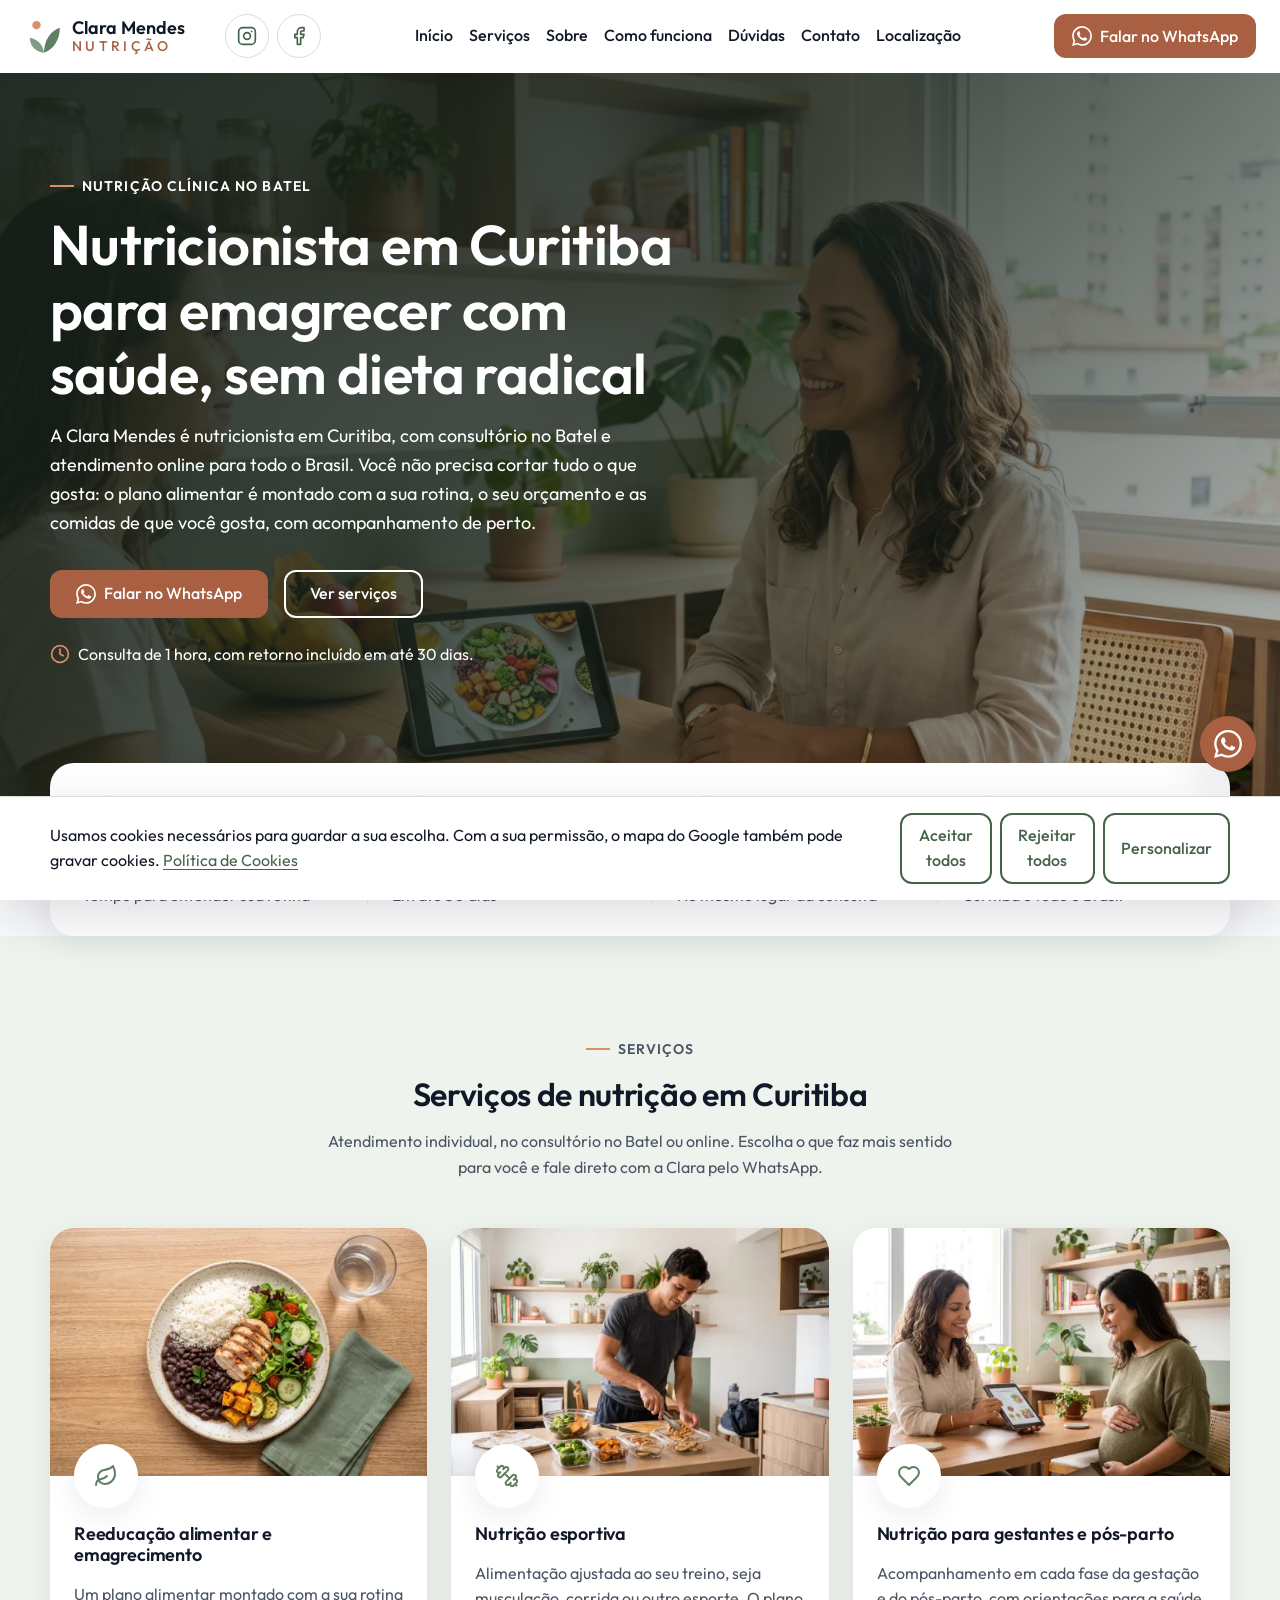
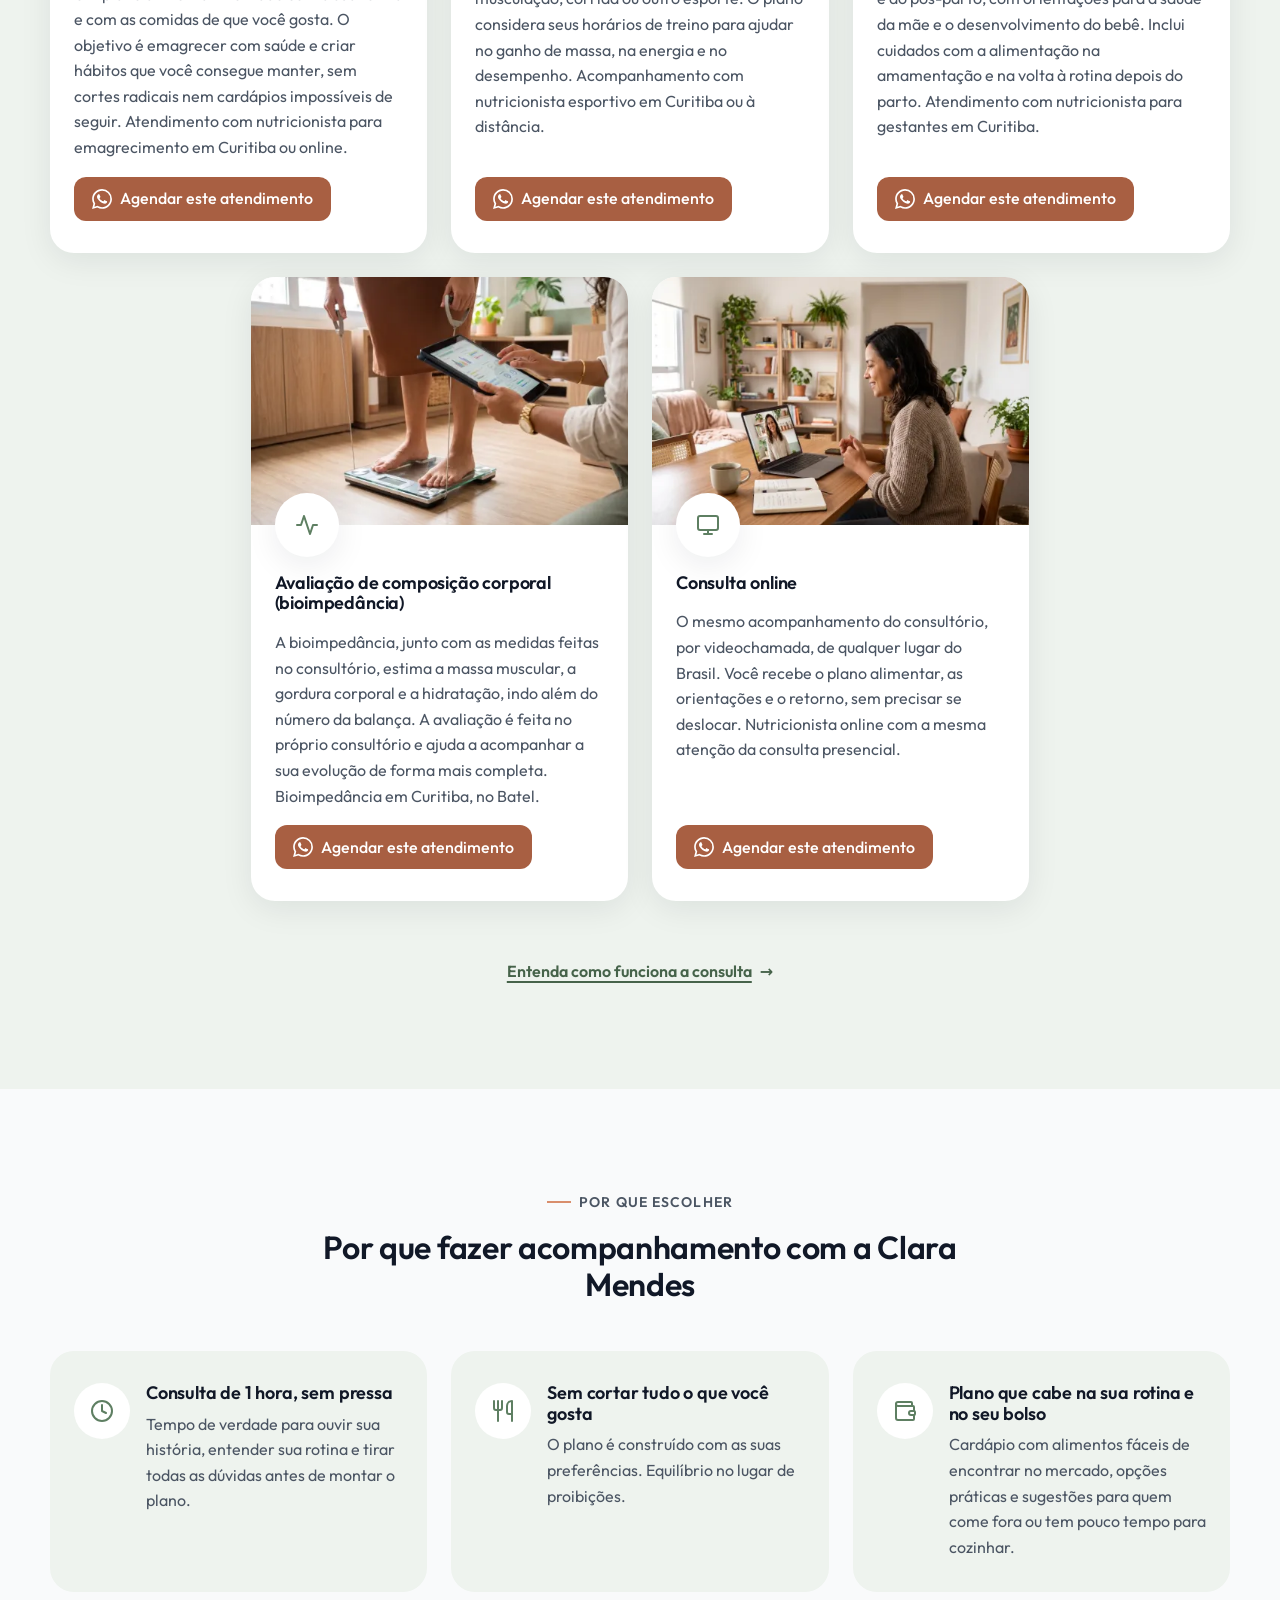
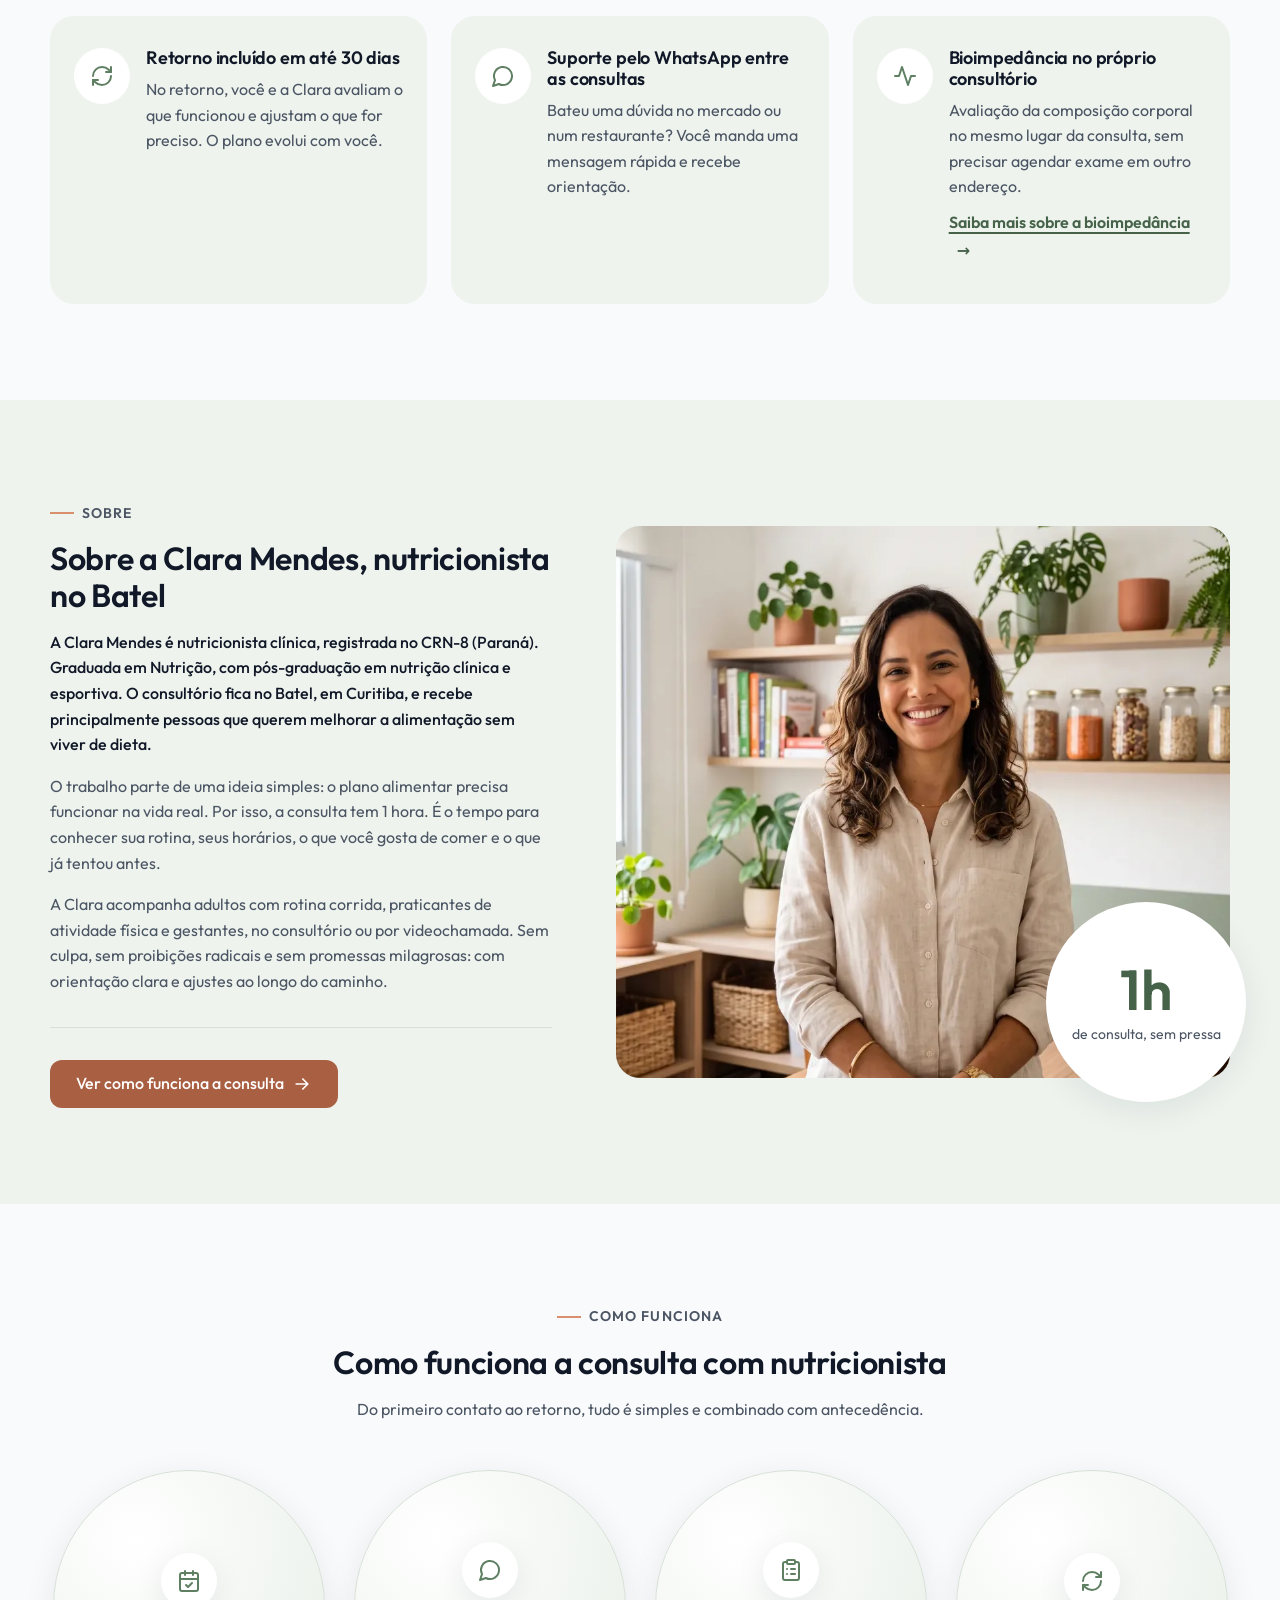
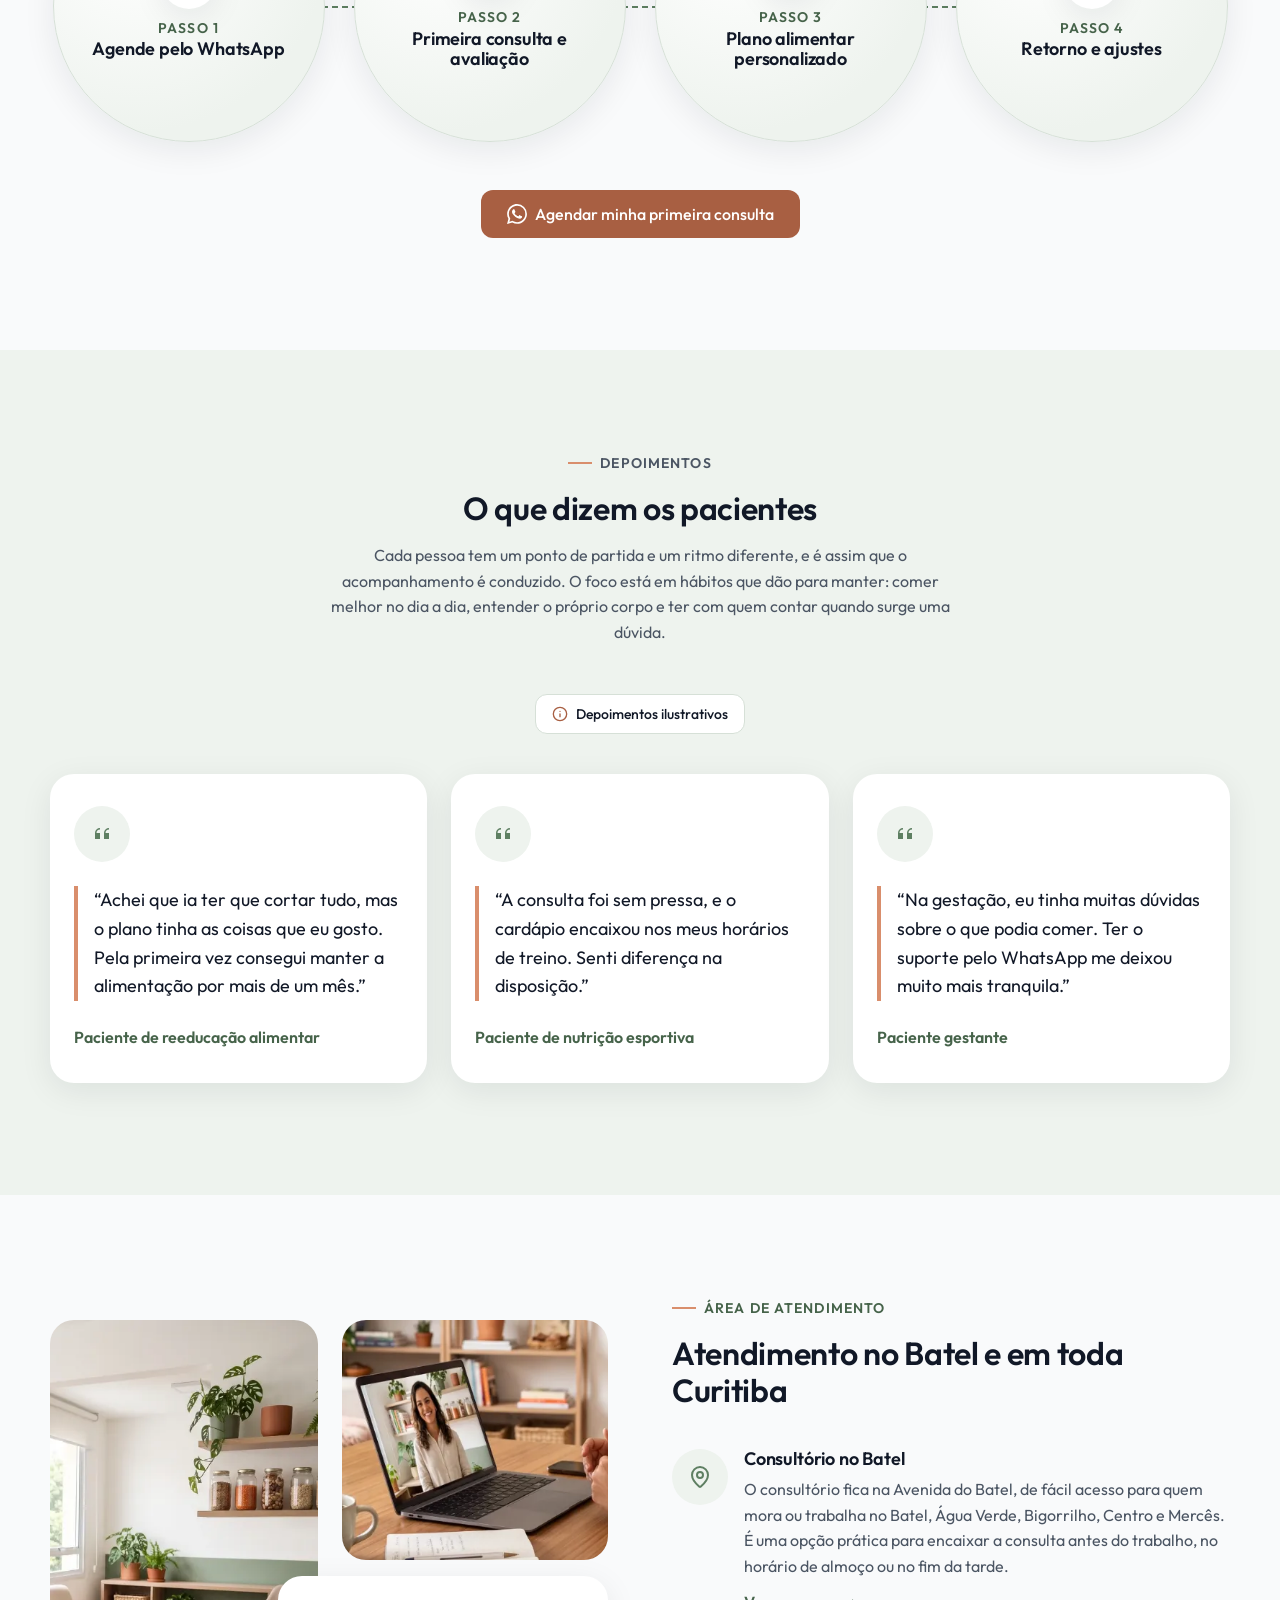
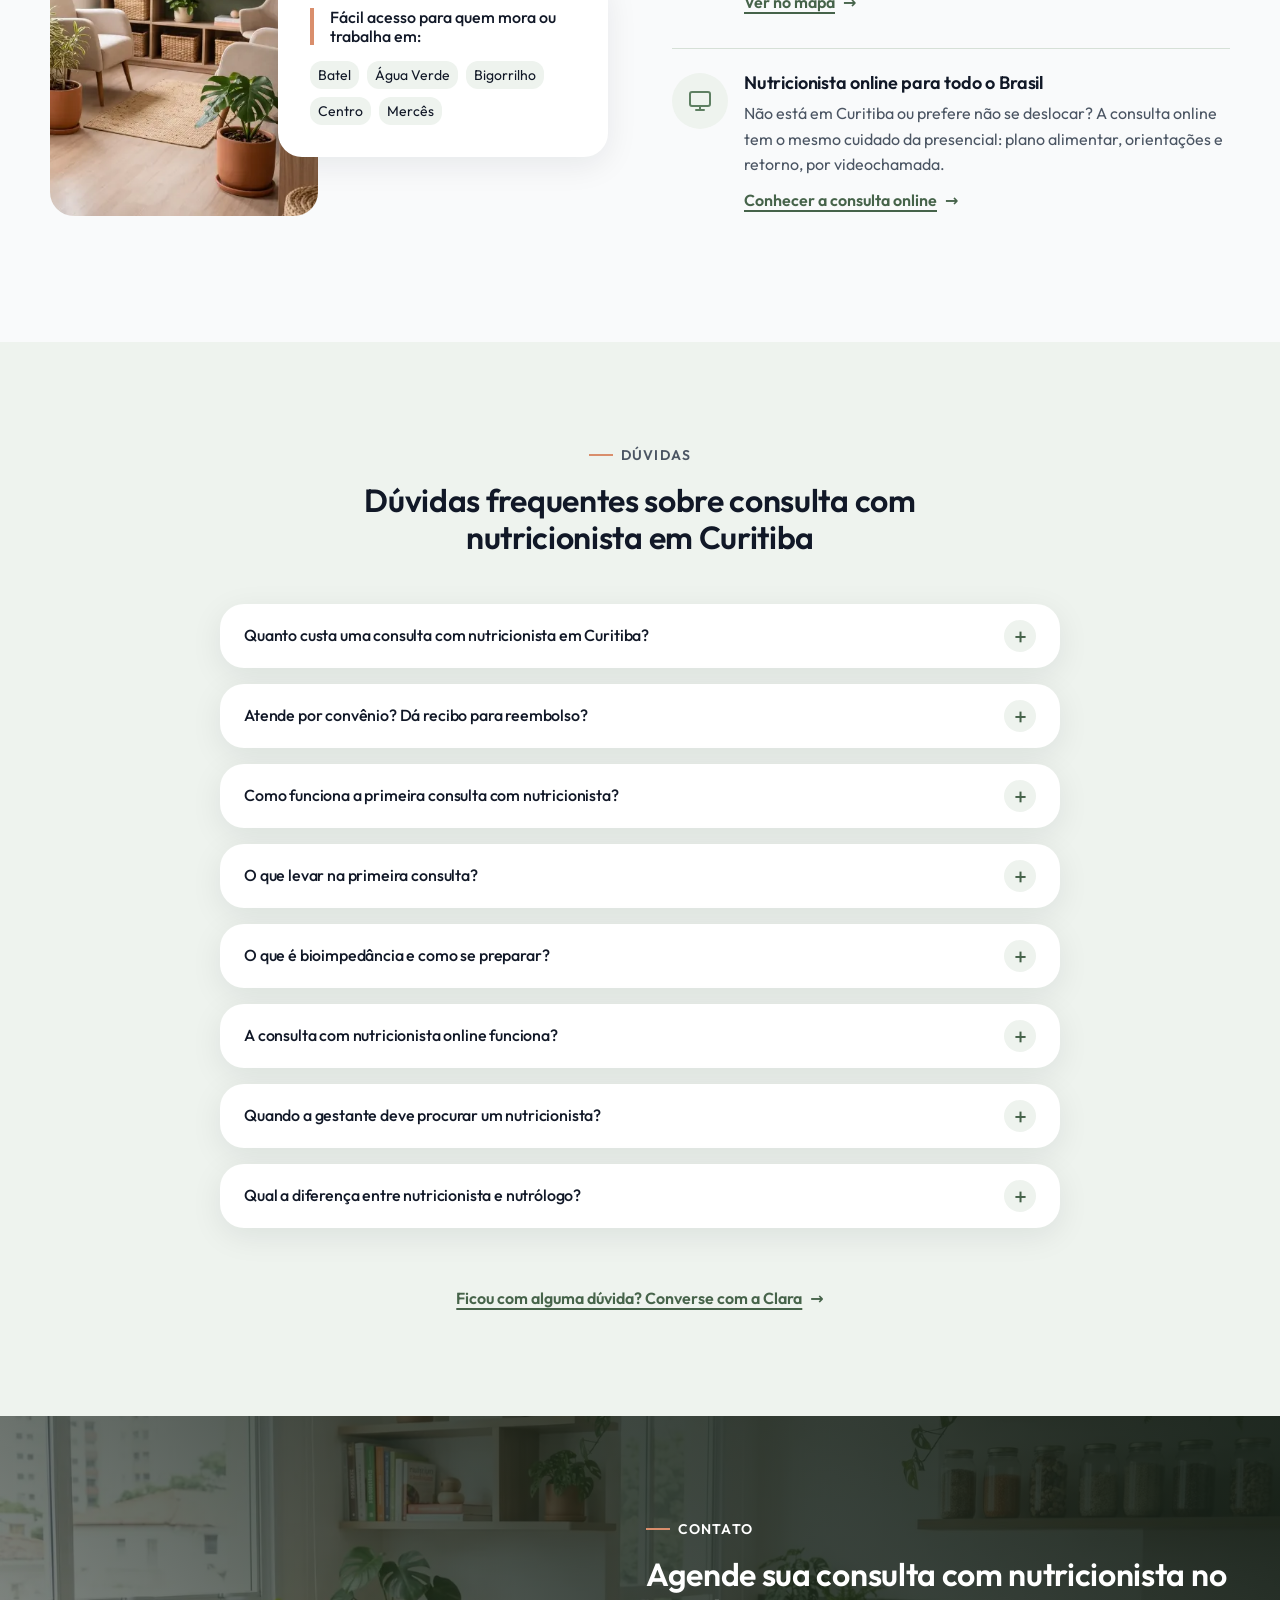
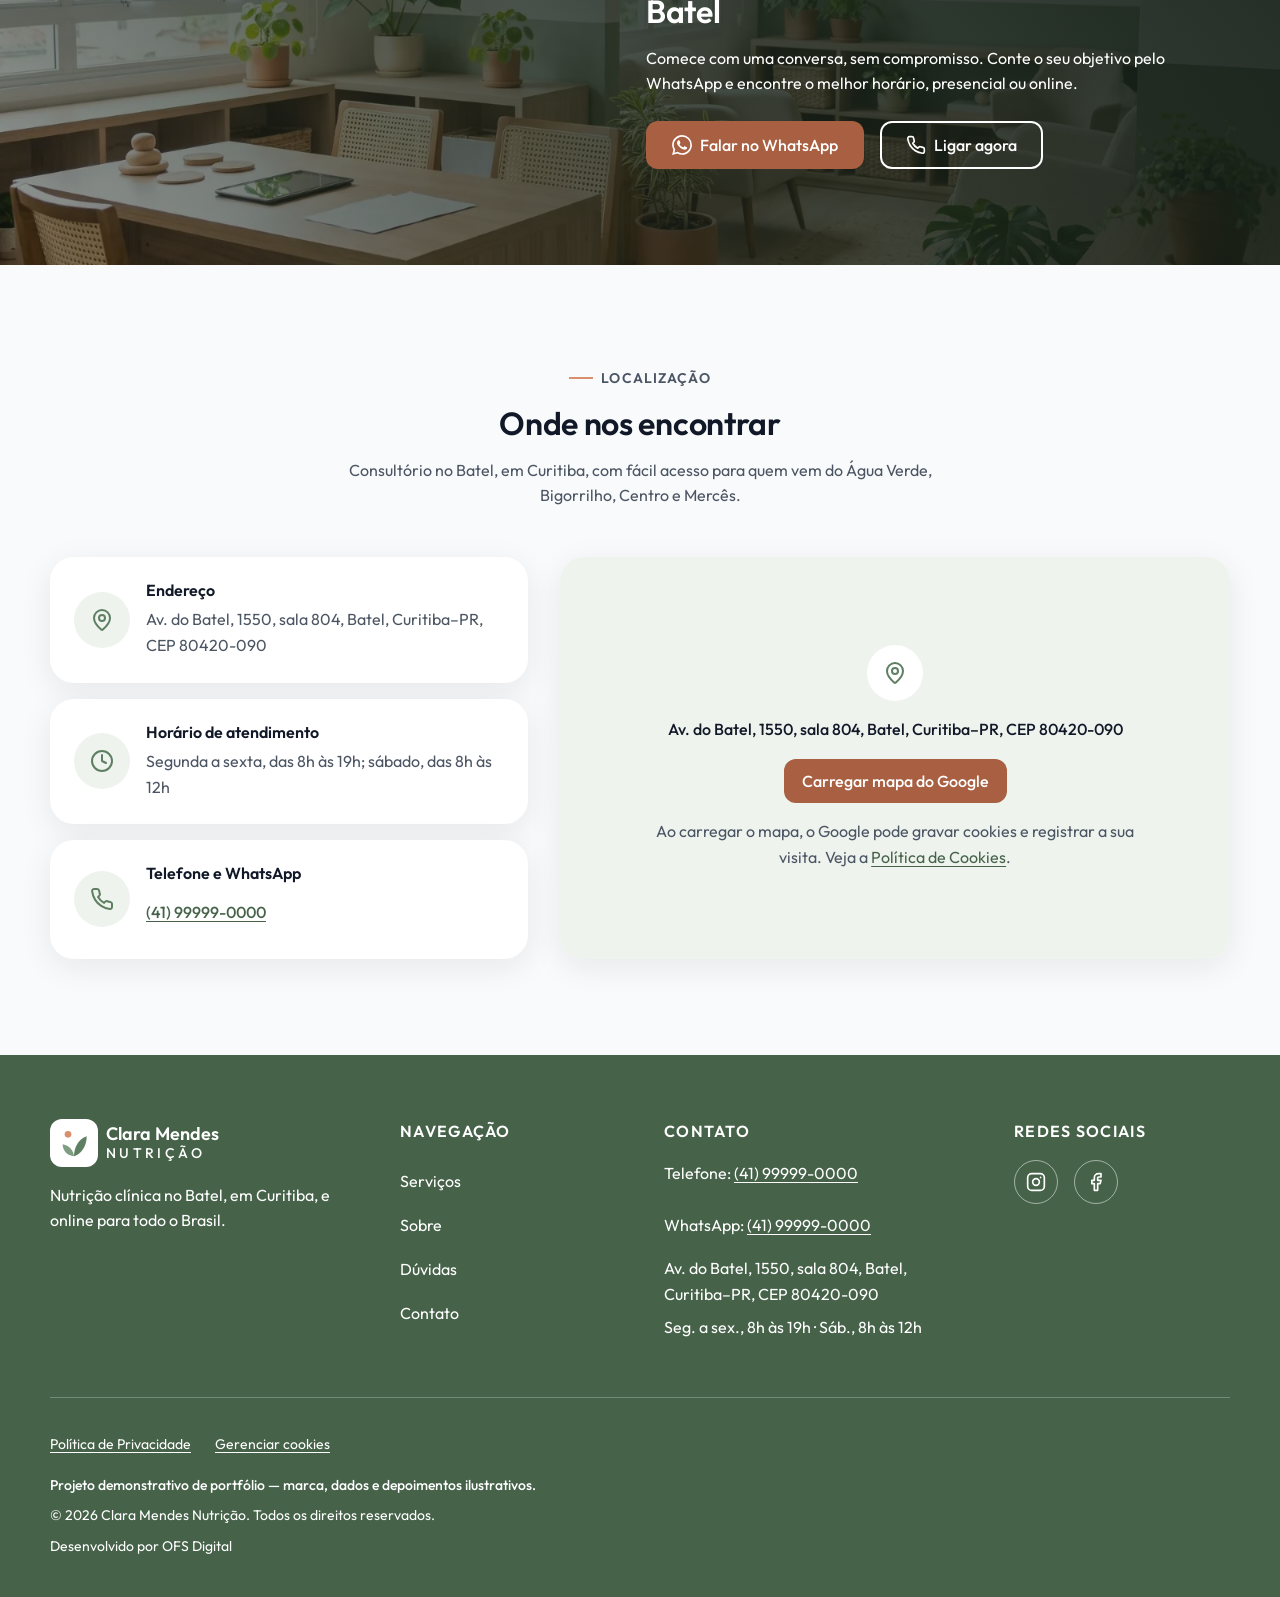
<file: index.html>
<!doctype html>
<html lang="pt-BR">
<head>
  <meta charset="utf-8">
  <script>
    /* Consentimento padrão negado. Nenhuma ferramenta de análise ou publicidade está ativa. */
    window.dataLayer = window.dataLayer || [];
    function gtag(){dataLayer.push(arguments);}
    gtag("consent", "default", { ad_storage: "denied", ad_user_data: "denied", ad_personalization: "denied", analytics_storage: "denied" });
  </script>
  <meta name="viewport" content="width=device-width, initial-scale=1">
  <title>Nutricionista em Curitiba no Batel | Clara Mendes Nutrição</title>
  <meta name="description" content="Nutricionista em Curitiba, no Batel: reeducação alimentar, emagrecimento, nutrição esportiva, gestantes e bioimpedância. Agende pelo WhatsApp.">
  <link rel="canonical" href="https://claramendesnutricao.shop/">
  <meta name="robots" content="index, follow, max-image-preview:large">
  <meta name="theme-color" content="#5E7F62">
  <meta property="og:type" content="website">
  <meta property="og:locale" content="pt_BR">
  <meta property="og:site_name" content="Clara Mendes Nutrição">
  <meta property="og:title" content="Nutricionista em Curitiba no Batel | Clara Mendes Nutrição">
  <meta property="og:description" content="Nutricionista em Curitiba, no Batel: reeducação alimentar, emagrecimento, nutrição esportiva, gestantes e bioimpedância. Agende pelo WhatsApp.">
  <meta property="og:url" content="https://claramendesnutricao.shop/">
  <meta property="og:image" content="https://claramendesnutricao.shop/assets/img/og-image.jpg">
  <meta property="og:image:width" content="1200">
  <meta property="og:image:height" content="630">
  <meta property="og:image:alt" content="Clara Mendes Nutrição — nutrição clínica no Batel, em Curitiba, e online para todo o Brasil">
  <meta name="twitter:card" content="summary_large_image">
  <link rel="icon" type="image/svg+xml" href="/assets/img/favicon.svg">
  <link rel="icon" type="image/png" sizes="48x48" href="/assets/img/favicon.png">
  <link rel="apple-touch-icon" href="/assets/img/apple-touch-icon.png">
  <link rel="preload" as="font" type="font/woff2" href="/assets/fonts/outfit-latin.woff2" crossorigin>
  <link rel="preload" as="image" href="/assets/img/hero-nutricionista-curitiba-1600.webp" imagesrcset="/assets/img/hero-nutricionista-curitiba-800.webp 800w, /assets/img/hero-nutricionista-curitiba-1600.webp 1600w" imagesizes="(max-width: 767px) 1000px, 100vw" fetchpriority="high">
  <style>
@font-face{font-family:"Outfit";src:url("/assets/fonts/outfit-latin.woff2") format("woff2");font-weight:400 600;font-style:normal;font-display:swap}
:root{
--primaria:#5E7F62;--secundaria:#D98E6C;--fundo:#F9FAFB;--texto:#111827;--destaque:#A85F42;
--primaria-escura:#46634A;--primaria-clara:#EEF3EE;--destaque-escuro:#8E4E35;--texto-suave:#4B5563;--linha:#D6E0D7;--branco:#FFFFFF;--sobreposicao:22,33,25;
--esp-1:8px;--esp-2:16px;--esp-3:24px;--esp-4:32px;--esp-6:48px;--esp-8:64px;--esp-12:96px;
--fonte-xs:14px;--fonte-base:16px;--fonte-md:18px;--fonte-lg:24px;--fonte-xl:32px;--fonte-2xl:clamp(36px,5vw,56px);
--lh-texto:1.6;--lh-titulo:1.15;
--raio-sm:12px;--raio-lg:24px;
--sombra-1:0 8px 32px rgba(17,24,39,.08);--sombra-2:0 16px 48px rgba(17,24,39,.14);
--altura-cabecalho:72px;--secao-y:var(--esp-8);
--fonte:"Outfit","Segoe UI",system-ui,-apple-system,sans-serif}
@media (min-width:1024px){:root{--secao-y:var(--esp-12)}}
*,*::before,*::after{box-sizing:border-box}
html{scroll-behavior:smooth;scroll-padding-top:calc(var(--altura-cabecalho) + var(--esp-2));-webkit-text-size-adjust:100%}
body{margin:0;font-family:var(--fonte);font-size:var(--fonte-base);line-height:var(--lh-texto);color:var(--texto);background:var(--fundo);overflow-x:hidden}
img,svg{display:block;max-width:100%}
img{height:auto}
h1,h2,h3{margin:0 0 var(--esp-2);line-height:var(--lh-titulo);font-weight:600;letter-spacing:-.01em}
h1{font-size:var(--fonte-2xl)}
h2{font-size:var(--fonte-xl)}
h3{font-size:var(--fonte-md)}
p{margin:0 0 var(--esp-2)}
a{color:var(--primaria-escura);text-underline-offset:3px}
a:hover{color:var(--destaque)}
a:focus-visible,button:focus-visible,summary:focus-visible,[tabindex]:focus-visible,input:focus-visible{outline:3px solid var(--destaque);outline-offset:3px}
.container{width:min(1180px,calc(100% - 48px));margin-inline:auto}
.pular-conteudo{position:absolute;left:var(--esp-2);top:-100px;z-index:200;padding:var(--esp-1) var(--esp-2);border-radius:var(--raio-sm);background:var(--texto);color:var(--branco)}
.pular-conteudo:focus{top:var(--esp-2);color:var(--branco)}
.btn{display:inline-flex;align-items:center;justify-content:center;gap:var(--esp-1);min-height:48px;padding:var(--esp-1) var(--esp-3);border:2px solid transparent;border-radius:var(--raio-sm);font:inherit;font-size:var(--fonte-base);font-weight:500;line-height:var(--lh-titulo);text-align:center;text-decoration:none;cursor:pointer;transition:background-color .2s,color .2s,border-color .2s}
.btn svg{width:20px;height:20px;flex:none}
.btn-primario{background:var(--destaque);color:var(--branco)}
.btn-primario:hover{background:var(--destaque-escuro);color:var(--branco)}
.btn-contorno-claro{background:transparent;color:var(--branco);border-color:var(--branco)}
.btn-contorno-claro:hover{background:var(--branco);color:var(--texto)}
.btn-pequeno{min-height:44px;padding:var(--esp-1) var(--esp-2)}
.cabecalho{position:sticky;top:0;z-index:100;background:var(--branco);border-bottom:1px solid transparent;transition:box-shadow .25s,border-color .25s}
.cabecalho.com-sombra{box-shadow:var(--sombra-1);border-color:var(--linha)}
.cabecalho-inner{display:flex;align-items:center;gap:var(--esp-2);min-height:var(--altura-cabecalho)}
.marca{display:inline-flex;align-items:center;gap:var(--esp-1);min-height:44px;margin-right:auto;color:var(--texto);text-decoration:none}
.marca:hover{color:var(--texto)}
.marca svg{width:40px;height:40px;flex:none}
.marca-texto{display:flex;flex-direction:column;line-height:var(--lh-titulo)}
.marca-nome{font-size:var(--fonte-md);font-weight:600;white-space:nowrap}
.marca-tag{font-size:var(--fonte-xs);font-weight:500;letter-spacing:.24em;text-transform:uppercase;color:var(--destaque)}
.menu-desktop{display:none}
.menu-desktop ul,.menu-mobile ul{list-style:none;margin:0;padding:0}
.menu-desktop a,.menu-mobile a{display:flex;align-items:center;min-height:44px;padding:0 var(--esp-2);color:var(--texto);font-weight:500;text-decoration:none;border-radius:var(--raio-sm)}
.menu-desktop a:hover,.menu-mobile a:hover{color:var(--primaria-escura);background:var(--primaria-clara)}
.cabecalho-cta .rotulo-curto{display:none}
.menu-mobile summary{display:flex;align-items:center;justify-content:center;width:44px;height:44px;border-radius:var(--raio-sm);background:var(--primaria-clara);color:var(--texto);cursor:pointer;list-style:none}
.menu-mobile summary::-webkit-details-marker{display:none}
.menu-mobile summary svg{width:24px;height:24px}
.menu-mobile .icone-fechar,.menu-mobile[open] .icone-abrir{display:none}
.menu-mobile[open] .icone-fechar{display:block}
.menu-mobile nav{position:absolute;left:0;right:0;top:100%;padding:var(--esp-1) var(--esp-3) var(--esp-2);background:var(--branco);border-bottom:1px solid var(--linha);box-shadow:var(--sombra-1)}
.menu-mobile a{min-height:48px;border-bottom:1px solid var(--primaria-clara);border-radius:0;padding:0 var(--esp-1)}
@media (max-width:479px){.cabecalho-cta .rotulo{display:none}.cabecalho-cta .rotulo-curto{display:inline}.marca svg{width:32px;height:32px}}
@media (max-width:419px){.cabecalho-inner{gap:var(--esp-1)}.cabecalho-cta{width:44px;padding:0}.cabecalho-cta .rotulo-curto{display:none}}
@media (min-width:1024px){.menu-desktop{display:block;margin-inline:auto}.menu-desktop ul{display:flex;gap:0}.menu-mobile{display:none}.marca{margin-right:0}}
/* Menu com 7 itens: sem quebra de linha e itens mais juntos entre 1024 e 1279px */
.menu-desktop a,.cabecalho-cta{white-space:nowrap}
@media (min-width:1024px){.menu-desktop a{padding:0 var(--esp-1)}}
/* Redes sociais no cabeçalho: ao lado da logo a partir de 1280px; no celular, dentro do menu */
.cabecalho-redes{display:none;list-style:none;margin:0;padding:0;gap:var(--esp-1)}
.cabecalho-redes a{display:inline-flex;align-items:center;justify-content:center;width:44px;height:44px;border-radius:50%;border:1px solid var(--linha);color:var(--primaria-escura)}
.cabecalho-redes a{transition:background-color .2s,border-color .2s}.cabecalho-redes a:hover{background:#DCE7DD;border-color:#C5D6C7;color:var(--primaria-escura)}
.cabecalho-redes svg{width:20px;height:20px}
.menu-mobile .menu-redes{display:flex;padding-top:var(--esp-2)}
.menu-mobile .menu-redes a{min-height:44px;padding:0;border:1px solid var(--linha);border-radius:50%}
@media (min-width:1280px){.cabecalho-redes{display:flex;margin-left:var(--esp-3)}}
/* Computador: cabeçalho mais largo que o conteúdo (logo mais à esquerda, WhatsApp mais à direita) */
@media (min-width:1280px){.cabecalho .container{width:min(1440px,calc(100% - 48px))}}
.etiqueta{display:inline-flex;align-items:center;gap:var(--esp-1);margin:0 0 var(--esp-2);font-size:var(--fonte-xs);font-weight:600;letter-spacing:.08em;text-transform:uppercase;color:var(--primaria-escura)}
.etiqueta::before{content:"";width:24px;height:2px;background:var(--secundaria)}
.etiqueta-clara{color:var(--branco)}
.hero{position:relative;isolation:isolate;overflow:hidden;color:var(--branco);padding:var(--esp-8) 0 calc(var(--esp-12) + var(--esp-8))}
.hero-midia{position:absolute;inset:0;z-index:-2}
.hero-midia img{width:100%;height:100%;object-fit:cover;object-position:center}
.hero::before{content:"";position:absolute;inset:0;z-index:-1;background:linear-gradient(180deg,rgba(var(--sobreposicao),.9),rgba(var(--sobreposicao),.82))}
.hero-conteudo{max-width:640px}
.hero h1{color:var(--branco)}
.hero-subtitulo{font-size:var(--fonte-md);color:var(--branco)}
.hero-acoes{display:flex;flex-direction:column;gap:var(--esp-2);margin:var(--esp-4) 0 var(--esp-3)}
.hero-apoio{display:flex;align-items:center;gap:var(--esp-1);margin:0;color:var(--branco)}
.hero-apoio svg{width:20px;height:20px;flex:none;color:var(--secundaria)}
@media (min-width:600px){.hero::before{background:linear-gradient(135deg,rgba(var(--sobreposicao),.92) 0%,rgba(var(--sobreposicao),.78) 45%,rgba(var(--sobreposicao),.25) 100%)}.hero-acoes{flex-direction:row;flex-wrap:wrap}}
@media (min-width:1024px){.hero{padding:var(--esp-12) 0 calc(var(--esp-12) + var(--esp-12))}}
/* Celular (até 767px): subtítulo curto e menos espaço acima do título, para o CTA caber na primeira tela */
.hero-subtitulo-completo{display:none}
@media (max-width:767px){.hero{padding-top:var(--esp-4)}}
@media (min-width:768px){.hero-subtitulo-curto{display:none}.hero-subtitulo-completo{display:block}}
/* Celular com tela baixa (ex.: 360x640): CTA acima do aviso de cookies compacto */
@media (max-width:767px) and (max-height:700px){.hero{padding-top:var(--esp-2)}.hero .etiqueta{display:none}.hero h1{margin-bottom:var(--esp-1)}.hero-subtitulo{font-size:var(--fonte-base)}.hero-acoes{margin-top:var(--esp-2)}}
/* Celular (até 767px): camada uniforme mais leve, Clara centralizada atrás do texto e sombra suave no texto */
@media (max-width:767px){
.hero::before{background:rgba(var(--sobreposicao),.55)}
.hero-midia img{object-position:71% center}
.hero h1,.hero-subtitulo{text-shadow:0 1px 12px rgba(0,0,0,.35)}
}
  </style>
  <link rel="stylesheet" href="/assets/css/style.css">
  <script type="application/ld+json">
{"@context":"https://schema.org","@graph":[{"@type":["MedicalBusiness","MedicalOrganization"],"@id":"https://claramendesnutricao.shop/#negocio","name":"Clara Mendes Nutrição","description":"Nutricionista clínica em Curitiba, no Batel: reeducação alimentar e emagrecimento, nutrição esportiva, nutrição para gestantes e pós-parto, bioimpedância e consulta online.","url":"https://claramendesnutricao.shop/","logo":"https://claramendesnutricao.shop/assets/img/logo-clara-mendes.webp","image":"https://claramendesnutricao.shop/assets/img/og-image.jpg","telephone":"(41) 99999-0000","medicalSpecialty":"https://schema.org/DietNutrition","address":{"@type":"PostalAddress","streetAddress":"Av. do Batel, 1550, sala 804, Batel","addressLocality":"Curitiba","addressRegion":"PR","postalCode":"80420-090","addressCountry":"BR"},"hasMap":"https://www.google.com/maps?q=Av.+do+Batel,+1550,+Batel,+Curitiba+-+PR","openingHoursSpecification":[{"@type":"OpeningHoursSpecification","dayOfWeek":["Monday","Tuesday","Wednesday","Thursday","Friday"],"opens":"08:00","closes":"19:00"},{"@type":"OpeningHoursSpecification","dayOfWeek":"Saturday","opens":"08:00","closes":"12:00"}],"areaServed":[{"@type":"City","name":"Curitiba"},{"@type":"Place","name":"Batel, Curitiba–PR"},{"@type":"Place","name":"Água Verde, Curitiba–PR"},{"@type":"Place","name":"Bigorrilho, Curitiba–PR"},{"@type":"Place","name":"Centro, Curitiba–PR"},{"@type":"Place","name":"Mercês, Curitiba–PR"},{"@type":"Country","name":"Brasil"}],"sameAs":["https://www.instagram.com/claramendes.nutri/","https://www.facebook.com/claramendesnutricao/"],"founder":{"@id":"https://claramendesnutricao.shop/#clara-mendes"},"employee":{"@id":"https://claramendesnutricao.shop/#clara-mendes"}},{"@type":"Person","@id":"https://claramendesnutricao.shop/#clara-mendes","name":"Clara Mendes","jobTitle":"Nutricionista","worksFor":{"@id":"https://claramendesnutricao.shop/#negocio"}},{"@type":"WebSite","@id":"https://claramendesnutricao.shop/#site","url":"https://claramendesnutricao.shop/","name":"Clara Mendes Nutrição","inLanguage":"pt-BR","publisher":{"@id":"https://claramendesnutricao.shop/#negocio"}},{"@type":"FAQPage","@id":"https://claramendesnutricao.shop/#faq","mainEntity":[{"@type":"Question","name":"Quanto custa uma consulta com nutricionista em Curitiba?","acceptedAnswer":{"@type":"Answer","text":"O valor depende do formato do atendimento: presencial ou online, com ou sem bioimpedância. Em todos os casos, a consulta inclui 1 hora de atendimento, plano alimentar personalizado, retorno em até 30 dias e suporte pelo WhatsApp entre as consultas. Peça os valores atualizados pelo WhatsApp."}},{"@type":"Question","name":"Atende por convênio? Dá recibo para reembolso?","acceptedAnswer":{"@type":"Answer","text":"O atendimento é particular. Você recebe recibo da consulta para pedir reembolso ao seu plano de saúde, se o seu contrato tiver essa cobertura. As formas de pagamento são informadas no agendamento pelo WhatsApp."}},{"@type":"Question","name":"Como funciona a primeira consulta com nutricionista?","acceptedAnswer":{"@type":"Answer","text":"A primeira consulta dura 1 hora. A Clara conversa sobre sua rotina, saúde, hábitos, preferências e o que você já tentou antes. No consultório, dá para incluir a bioimpedância. Com essas informações, ela monta o seu plano alimentar e combina o retorno em até 30 dias."}},{"@type":"Question","name":"O que levar na primeira consulta?","acceptedAnswer":{"@type":"Answer","text":"Leve exames de sangue recentes, se tiver, a lista de medicamentos e suplementos que você usa e as suas principais dúvidas. Se quiser, anote como são as suas refeições em um dia comum. A conversa não exige preparação; só a bioimpedância tem orientações próprias."}},{"@type":"Question","name":"O que é bioimpedância e como se preparar?","acceptedAnswer":{"@type":"Answer","text":"É uma avaliação rápida e indolor que estima massa muscular, gordura corporal e hidratação, indo além do número da balança. Para um resultado mais preciso, evite exercícios intensos, cafeína e bebida alcoólica nas horas anteriores. As orientações completas são enviadas no agendamento. Feita apenas no consultório no Batel."}},{"@type":"Question","name":"A consulta com nutricionista online funciona?","acceptedAnswer":{"@type":"Answer","text":"Sim. O acompanhamento é o mesmo do consultório: conversa detalhada, plano alimentar personalizado, retorno em até 30 dias e suporte pelo WhatsApp, por videochamada, de qualquer lugar do Brasil. A única diferença é que a bioimpedância é feita apenas no atendimento presencial."}},{"@type":"Question","name":"Quando a gestante deve procurar um nutricionista?","acceptedAnswer":{"@type":"Answer","text":"O ideal é começar logo no início da gestação, ou até antes, ainda no planejamento. As necessidades mudam a cada trimestre, e o pós-parto e a amamentação também pedem cuidados próprios. O acompanhamento nutricional complementa o pré-natal feito com o seu obstetra, sem substituí-lo."}},{"@type":"Question","name":"Qual a diferença entre nutricionista e nutrólogo?","acceptedAnswer":{"@type":"Answer","text":"O nutricionista é o profissional formado em Nutrição que avalia a sua alimentação, monta o plano alimentar e acompanha a sua evolução no dia a dia. O nutrólogo é um médico, que pode diagnosticar doenças e prescrever medicamentos. Os dois podem trabalhar juntos quando o caso pede."}}]}]}
  </script>
</head>
<body>
  <svg xmlns="http://www.w3.org/2000/svg" style="display:none">
    <symbol id="i-logo" viewBox="0 0 48 48"><path d="M24 44c0-14 7-26 19-30 0 15-8 26-19 30z" fill="#5E7F62"/><path d="M24 44c-1-9-7-16-17-18 0 10 7 17 17 18z" fill="#7E9D82"/><circle cx="15" cy="11" r="5" fill="#D98E6C"/></symbol>
    <symbol id="i-whatsapp" viewBox="0 0 24 24"><path fill="currentColor" d="M17.472 14.382c-.297-.149-1.758-.867-2.03-.967-.273-.099-.471-.148-.67.15-.197.297-.767.966-.94 1.164-.173.199-.347.223-.644.075-.297-.15-1.255-.463-2.39-1.475-.883-.788-1.48-1.761-1.653-2.059-.173-.297-.018-.458.13-.606.134-.133.298-.347.446-.52.149-.174.198-.298.298-.497.099-.198.05-.371-.025-.52-.075-.149-.669-1.612-.916-2.207-.242-.579-.487-.5-.669-.51-.173-.008-.371-.01-.57-.01-.198 0-.52.074-.792.372-.272.297-1.04 1.016-1.04 2.479 0 1.462 1.065 2.875 1.213 3.074.149.198 2.096 3.2 5.077 4.487.709.306 1.262.489 1.694.625.712.227 1.36.195 1.871.118.571-.085 1.758-.719 2.006-1.413.248-.694.248-1.289.173-1.413-.074-.124-.272-.198-.57-.347m-5.421 7.403h-.004a9.87 9.87 0 0 1-5.031-1.378l-.361-.214-3.741.982.998-3.648-.235-.374a9.86 9.86 0 0 1-1.51-5.26c.001-5.45 4.436-9.884 9.888-9.884 2.64 0 5.122 1.03 6.988 2.898a9.825 9.825 0 0 1 2.893 6.994c-.003 5.45-4.437 9.884-9.885 9.884m8.413-18.297A11.815 11.815 0 0 0 12.05 0C5.495 0 .16 5.335.157 11.892c0 2.096.547 4.142 1.588 5.945L.057 24l6.305-1.654a11.882 11.882 0 0 0 5.683 1.448h.005c6.554 0 11.89-5.335 11.893-11.893a11.821 11.821 0 0 0-3.48-8.413Z"/></symbol>
    <symbol id="i-menu" viewBox="0 0 24 24" fill="none" stroke="currentColor" stroke-width="2" stroke-linecap="round"><path d="M4 6h16M4 12h16M4 18h16"/></symbol>
    <symbol id="i-fechar" viewBox="0 0 24 24" fill="none" stroke="currentColor" stroke-width="2" stroke-linecap="round"><path d="M18 6 6 18M6 6l12 12"/></symbol>
    <symbol id="i-instagram" viewBox="0 0 24 24" fill="none" stroke="currentColor" stroke-width="2" stroke-linecap="round" stroke-linejoin="round"><rect x="2" y="2" width="20" height="20" rx="5"/><circle cx="12" cy="12" r="4"/><path d="M17.5 6.5h.01"/></symbol>
    <symbol id="i-facebook" viewBox="0 0 24 24" fill="none" stroke="currentColor" stroke-width="2" stroke-linecap="round" stroke-linejoin="round"><path d="M18 2h-3a5 5 0 0 0-5 5v3H7v4h3v8h4v-8h3l1-4h-4V7a1 1 0 0 1 1-1h3z"/></symbol>
    <symbol id="i-relogio" viewBox="0 0 24 24" fill="none" stroke="currentColor" stroke-width="2" stroke-linecap="round" stroke-linejoin="round"><circle cx="12" cy="12" r="10"/><path d="M12 6v6l4 2"/></symbol>
    <symbol id="i-retorno" viewBox="0 0 24 24" fill="none" stroke="currentColor" stroke-width="2" stroke-linecap="round" stroke-linejoin="round"><path d="M3 12a9 9 0 0 1 9-9 9.75 9.75 0 0 1 6.74 2.74L21 8"/><path d="M21 3v5h-5"/><path d="M21 12a9 9 0 0 1-9 9 9.75 9.75 0 0 1-6.74-2.74L3 16"/><path d="M8 16H3v5"/></symbol>
    <symbol id="i-atividade" viewBox="0 0 24 24" fill="none" stroke="currentColor" stroke-width="2" stroke-linecap="round" stroke-linejoin="round"><path d="M22 12h-4l-3 9L9 3l-3 9H2"/></symbol>
    <symbol id="i-monitor" viewBox="0 0 24 24" fill="none" stroke="currentColor" stroke-width="2" stroke-linecap="round" stroke-linejoin="round"><rect x="2" y="3" width="20" height="14" rx="2"/><path d="M8 21h8M12 17v4"/></symbol>
    <symbol id="i-folha" viewBox="0 0 24 24" fill="none" stroke="currentColor" stroke-width="2" stroke-linecap="round" stroke-linejoin="round"><path d="M11 20A7 7 0 0 1 9.8 6.1C15.5 5 17 4.48 19 2c1 2 2 4.18 2 8 0 5.5-4.78 10-10 10Z"/><path d="M2 21c0-3 1.85-5.36 5.08-6C9.5 14.52 12 13 13 12"/></symbol>
    <symbol id="i-halter" viewBox="0 0 24 24" fill="none" stroke="currentColor" stroke-width="2" stroke-linecap="round" stroke-linejoin="round"><path d="M14.4 14.4 9.6 9.6"/><path d="M18.657 21.485a2 2 0 1 1-2.829-2.828l-1.767 1.768a2 2 0 1 1-2.829-2.829l6.364-6.364a2 2 0 1 1 2.829 2.829l-1.768 1.767a2 2 0 1 1 2.828 2.829z"/><path d="m21.5 21.5-1.4-1.4"/><path d="M3.9 3.9 2.5 2.5"/><path d="M6.404 12.768a2 2 0 1 1-2.829-2.829l1.768-1.767a2 2 0 1 1-2.828-2.829l2.828-2.828a2 2 0 1 1 2.829 2.828l1.767-1.768a2 2 0 1 1 2.829 2.829z"/></symbol>
    <symbol id="i-coracao" viewBox="0 0 24 24" fill="none" stroke="currentColor" stroke-width="2" stroke-linecap="round" stroke-linejoin="round"><path d="M19 14c1.49-1.46 3-3.21 3-5.5A5.5 5.5 0 0 0 16.5 3c-1.76 0-3 .5-4.5 2-1.5-1.5-2.74-2-4.5-2A5.5 5.5 0 0 0 2 8.5c0 2.3 1.5 4.05 3 5.5l7 7Z"/></symbol>
    <symbol id="i-talheres" viewBox="0 0 24 24" fill="none" stroke="currentColor" stroke-width="2" stroke-linecap="round" stroke-linejoin="round"><path d="M3 2v7c0 1.1.9 2 2 2h4a2 2 0 0 0 2-2V2"/><path d="M7 2v20"/><path d="M21 15V2a5 5 0 0 0-5 5v6c0 1.1.9 2 2 2h3Zm0 0v7"/></symbol>
    <symbol id="i-carteira" viewBox="0 0 24 24" fill="none" stroke="currentColor" stroke-width="2" stroke-linecap="round" stroke-linejoin="round"><path d="M19 7V4a1 1 0 0 0-1-1H5a2 2 0 0 0 0 4h15a1 1 0 0 1 1 1v4h-3a2 2 0 0 0 0 4h3a1 1 0 0 0 1-1v-2a1 1 0 0 0-1-1"/><path d="M3 5v14a2 2 0 0 0 2 2h15a1 1 0 0 0 1-1v-4"/></symbol>
    <symbol id="i-conversa" viewBox="0 0 24 24" fill="none" stroke="currentColor" stroke-width="2" stroke-linecap="round" stroke-linejoin="round"><path d="M7.9 20A9 9 0 1 0 4 16.1L2 22Z"/></symbol>
    <symbol id="i-calendario" viewBox="0 0 24 24" fill="none" stroke="currentColor" stroke-width="2" stroke-linecap="round" stroke-linejoin="round"><rect x="3" y="4" width="18" height="18" rx="2"/><path d="M16 2v4M8 2v4M3 10h18M9 16l2 2 4-4"/></symbol>
    <symbol id="i-prancheta" viewBox="0 0 24 24" fill="none" stroke="currentColor" stroke-width="2" stroke-linecap="round" stroke-linejoin="round"><rect x="8" y="2" width="8" height="4" rx="1"/><path d="M16 4h2a2 2 0 0 1 2 2v14a2 2 0 0 1-2 2H6a2 2 0 0 1-2-2V6a2 2 0 0 1 2-2h2"/><path d="M12 11h4M12 16h4M8 11h.01M8 16h.01"/></symbol>
    <symbol id="i-pino" viewBox="0 0 24 24" fill="none" stroke="currentColor" stroke-width="2" stroke-linecap="round" stroke-linejoin="round"><path d="M20 10c0 4.99-5.54 10.19-7.4 11.8a1 1 0 0 1-1.2 0C9.54 20.19 4 14.99 4 10a8 8 0 0 1 16 0"/><circle cx="12" cy="10" r="3"/></symbol>
    <symbol id="i-telefone" viewBox="0 0 24 24" fill="none" stroke="currentColor" stroke-width="2" stroke-linecap="round" stroke-linejoin="round"><path d="M22 16.92v3a2 2 0 0 1-2.18 2 19.79 19.79 0 0 1-8.63-3.07 19.5 19.5 0 0 1-6-6 19.79 19.79 0 0 1-3.07-8.67A2 2 0 0 1 4.11 2h3a2 2 0 0 1 2 1.72c.13.96.36 1.9.7 2.81a2 2 0 0 1-.45 2.11L8.09 9.91a16 16 0 0 0 6 6l1.27-1.27a2 2 0 0 1 2.11-.45c.91.34 1.85.57 2.81.7A2 2 0 0 1 22 16.92z"/></symbol>
    <symbol id="i-info" viewBox="0 0 24 24" fill="none" stroke="currentColor" stroke-width="2" stroke-linecap="round" stroke-linejoin="round"><circle cx="12" cy="12" r="10"/><path d="M12 16v-4M12 8h.01"/></symbol>
    <symbol id="i-seta" viewBox="0 0 24 24" fill="none" stroke="currentColor" stroke-width="2" stroke-linecap="round" stroke-linejoin="round"><path d="M5 12h14M13 6l6 6-6 6"/></symbol>
    <symbol id="i-aspas" viewBox="0 0 24 24"><path fill="currentColor" d="M10 11H6.5A3.5 3.5 0 0 1 10 7.5V6a5 5 0 0 0-5 5v6h5zm9 0h-3.5A3.5 3.5 0 0 1 19 7.5V6a5 5 0 0 0-5 5v6h5z"/></symbol>
  </svg>

  <a class="pular-conteudo" href="#conteudo">Pular para o conteúdo</a>

  <header class="cabecalho" data-cabecalho>
    <div class="container cabecalho-inner">
      <a class="marca" href="#inicio" aria-label="Clara Mendes Nutrição — início">
        <svg aria-hidden="true"><use href="#i-logo"/></svg>
        <span class="marca-texto" aria-hidden="true"><span class="marca-nome">Clara Mendes</span><span class="marca-tag">Nutrição</span></span>
      </a>
      <ul class="cabecalho-redes" aria-label="Redes sociais">
        <li><a href="https://www.instagram.com/claramendes.nutri/" target="_blank" rel="noopener" aria-label="Instagram da Clara Mendes Nutrição"><svg aria-hidden="true"><use href="#i-instagram"/></svg></a></li>
        <li><a href="https://www.facebook.com/claramendesnutricao/" target="_blank" rel="noopener" aria-label="Facebook da Clara Mendes Nutrição"><svg aria-hidden="true"><use href="#i-facebook"/></svg></a></li>
      </ul>
      <nav class="menu-desktop" aria-label="Menu principal">
        <ul>
          <li><a href="#inicio">Início</a></li>
          <li><a href="#servicos">Serviços</a></li>
          <li><a href="#sobre">Sobre</a></li>
          <li><a href="#como-funciona">Como funciona</a></li>
          <li><a href="#faq">Dúvidas</a></li>
          <li><a href="#contato">Contato</a></li>
          <li><a href="#localizacao">Localização</a></li>
        </ul>
      </nav>
      <a class="btn btn-primario btn-pequeno cabecalho-cta" href="https://wa.me/5541999990000?text=Ol%C3%A1%2C%20Clara!%20Vim%20pelo%20site%20e%20quero%20agendar%20uma%20consulta." target="_blank" rel="noopener" aria-label="Falar no WhatsApp">
        <svg aria-hidden="true"><use href="#i-whatsapp"/></svg><span class="rotulo">Falar no WhatsApp</span><span class="rotulo-curto">WhatsApp</span>
      </a>
      <details class="menu-mobile" data-menu-mobile>
        <summary aria-label="Abrir menu"><svg class="icone-abrir" aria-hidden="true"><use href="#i-menu"/></svg><svg class="icone-fechar" aria-hidden="true"><use href="#i-fechar"/></svg></summary>
        <nav aria-label="Menu principal">
          <ul>
          <li><a href="#inicio">Início</a></li>
          <li><a href="#servicos">Serviços</a></li>
          <li><a href="#sobre">Sobre</a></li>
          <li><a href="#como-funciona">Como funciona</a></li>
          <li><a href="#faq">Dúvidas</a></li>
          <li><a href="#contato">Contato</a></li>
          <li><a href="#localizacao">Localização</a></li>
          </ul>
          <ul class="cabecalho-redes menu-redes" aria-label="Redes sociais">
            <li><a href="https://www.instagram.com/claramendes.nutri/" target="_blank" rel="noopener" aria-label="Instagram da Clara Mendes Nutrição"><svg aria-hidden="true"><use href="#i-instagram"/></svg></a></li>
            <li><a href="https://www.facebook.com/claramendesnutricao/" target="_blank" rel="noopener" aria-label="Facebook da Clara Mendes Nutrição"><svg aria-hidden="true"><use href="#i-facebook"/></svg></a></li>
          </ul>
        </nav>
      </details>
    </div>
  </header>

  <main id="conteudo">
    <!-- 1. Hero (R1, imagem fixa) -->
    <section class="hero" id="inicio" aria-labelledby="titulo-hero">
      <div class="hero-midia">
        <img src="/assets/img/hero-nutricionista-curitiba-1600.webp" srcset="/assets/img/hero-nutricionista-curitiba-800.webp 800w, /assets/img/hero-nutricionista-curitiba-1600.webp 1600w" sizes="(max-width: 767px) 1000px, 100vw" alt="Nutricionista em Curitiba atendendo paciente no consultório no Batel" width="1600" height="900" fetchpriority="high">
      </div>
      <div class="container">
        <div class="hero-conteudo">
          <p class="etiqueta etiqueta-clara">Nutrição clínica no Batel</p>
          <h1 id="titulo-hero">Nutricionista em Curitiba para emagrecer com saúde, sem dieta radical</h1>
          <p class="hero-subtitulo hero-subtitulo-completo">A Clara Mendes é nutricionista em Curitiba, com consultório no Batel e atendimento online para todo o Brasil. Você não precisa cortar tudo o que gosta: o plano alimentar é montado com a sua rotina, o seu orçamento e as comidas de que você gosta, com acompanhamento de perto.</p>
          <p class="hero-subtitulo hero-subtitulo-curto">Nutricionista no Batel, em Curitiba, e online para todo o Brasil. Um plano alimentar feito para a sua rotina, sem cortar tudo o que você gosta.</p>
          <div class="hero-acoes">
            <a class="btn btn-primario" href="https://wa.me/5541999990000?text=Ol%C3%A1%2C%20Clara!%20Vim%20pelo%20site%20e%20quero%20agendar%20uma%20consulta." target="_blank" rel="noopener"><svg aria-hidden="true"><use href="#i-whatsapp"/></svg>Falar no WhatsApp</a>
            <a class="btn btn-contorno-claro" href="#servicos">Ver serviços</a>
          </div>
          <p class="hero-apoio"><svg aria-hidden="true"><use href="#i-relogio"/></svg>Consulta de 1 hora, com retorno incluído em até 30 dias.</p>
        </div>
      </div>
    </section>

    <!-- 2. Barra de credibilidade (R2, card sobreposto ao hero) -->
    <section class="credibilidade" aria-label="Destaques do atendimento">
      <div class="container">
        <ul class="credibilidade-card">
          <li class="credibilidade-item"><span class="icone-circulo"><svg aria-hidden="true"><use href="#i-relogio"/></svg></span><div><p class="credibilidade-titulo">Consulta de 1 hora</p><p>Tempo para entender sua rotina</p></div></li>
          <li class="credibilidade-item"><span class="icone-circulo"><svg aria-hidden="true"><use href="#i-retorno"/></svg></span><div><p class="credibilidade-titulo">Retorno incluído</p><p>Em até 30 dias</p></div></li>
          <li class="credibilidade-item"><span class="icone-circulo"><svg aria-hidden="true"><use href="#i-atividade"/></svg></span><div><p class="credibilidade-titulo">Bioimpedância no consultório</p><p>No mesmo lugar da consulta</p></div></li>
          <li class="credibilidade-item"><span class="icone-circulo"><svg aria-hidden="true"><use href="#i-monitor"/></svg></span><div><p class="credibilidade-titulo">Presencial e online</p><p>Curitiba e todo o Brasil</p></div></li>
        </ul>
      </div>
    </section>

    <!-- 3. Serviços (R7) -->
    <section class="secao secao-alternada" id="servicos" aria-labelledby="titulo-servicos">
      <div class="container">
        <div class="secao-topo">
          <p class="etiqueta">Serviços</p>
          <h2 id="titulo-servicos">Serviços de nutrição em Curitiba</h2>
          <p>Atendimento individual, no consultório no Batel ou online. Escolha o que faz mais sentido para você e fale direto com a Clara pelo WhatsApp.</p>
        </div>
        <div class="servicos-grid">
          <article class="servico-card" id="reeducacao-alimentar-emagrecimento">
            <div class="servico-midia"><img src="/assets/img/servico-reeducacao-alimentar-900.webp" srcset="/assets/img/servico-reeducacao-alimentar-500.webp 500w, /assets/img/servico-reeducacao-alimentar-900.webp 900w" sizes="(max-width: 699px) calc(100vw - 48px), (max-width: 1023px) calc(50vw - 40px), 380px" alt="Prato colorido e equilibrado com arroz, feijão, frango grelhado e salada" width="900" height="600" loading="lazy"></div>
            <div class="servico-corpo">
              <span class="icone-circulo"><svg aria-hidden="true"><use href="#i-folha"/></svg></span>
              <h3>Reeducação alimentar e emagrecimento</h3>
              <p>Um plano alimentar montado com a sua rotina e com as comidas de que você gosta. O objetivo é emagrecer com saúde e criar hábitos que você consegue manter, sem cortes radicais nem cardápios impossíveis de seguir. Atendimento com nutricionista para emagrecimento em Curitiba ou online.</p>
              <a class="btn btn-primario btn-pequeno servico-link" href="https://wa.me/5541999990000?text=Ol%C3%A1%2C%20Clara!%20Quero%20agendar%20uma%20consulta%20de%20reeduca%C3%A7%C3%A3o%20alimentar%20e%20emagrecimento." target="_blank" rel="noopener" aria-label="Agendar este atendimento: Reeducação alimentar e emagrecimento, pelo WhatsApp"><svg aria-hidden="true"><use href="#i-whatsapp"/></svg>Agendar este atendimento</a>
            </div>
          </article>
          <article class="servico-card" id="nutricao-esportiva">
            <div class="servico-midia"><img src="/assets/img/servico-nutricao-esportiva-900.webp" srcset="/assets/img/servico-nutricao-esportiva-500.webp 500w, /assets/img/servico-nutricao-esportiva-900.webp 900w" sizes="(max-width: 699px) calc(100vw - 48px), (max-width: 1023px) calc(50vw - 40px), 380px" alt="Praticante de atividade física preparando marmitas equilibradas na cozinha" width="900" height="600" loading="lazy"></div>
            <div class="servico-corpo">
              <span class="icone-circulo"><svg aria-hidden="true"><use href="#i-halter"/></svg></span>
              <h3>Nutrição esportiva</h3>
              <p>Alimentação ajustada ao seu treino, seja musculação, corrida ou outro esporte. O plano considera seus horários de treino para ajudar no ganho de massa, na energia e no desempenho. Acompanhamento com nutricionista esportivo em Curitiba ou à distância.</p>
              <a class="btn btn-primario btn-pequeno servico-link" href="https://wa.me/5541999990000?text=Ol%C3%A1%2C%20Clara!%20Quero%20agendar%20uma%20consulta%20de%20nutri%C3%A7%C3%A3o%20esportiva." target="_blank" rel="noopener" aria-label="Agendar este atendimento: Nutrição esportiva, pelo WhatsApp"><svg aria-hidden="true"><use href="#i-whatsapp"/></svg>Agendar este atendimento</a>
            </div>
          </article>
          <article class="servico-card" id="nutricao-gestantes-pos-parto">
            <div class="servico-midia"><img src="/assets/img/servico-gestantes-pos-parto-900.webp" srcset="/assets/img/servico-gestantes-pos-parto-500.webp 500w, /assets/img/servico-gestantes-pos-parto-900.webp 900w" sizes="(max-width: 699px) calc(100vw - 48px), (max-width: 1023px) calc(50vw - 40px), 380px" alt="Gestante conversando com a nutricionista durante a consulta" width="900" height="600" loading="lazy"></div>
            <div class="servico-corpo">
              <span class="icone-circulo"><svg aria-hidden="true"><use href="#i-coracao"/></svg></span>
              <h3>Nutrição para gestantes e pós-parto</h3>
              <p>Acompanhamento em cada fase da gestação e do pós-parto, com orientações para a saúde da mãe e o desenvolvimento do bebê. Inclui cuidados com a alimentação na amamentação e na volta à rotina depois do parto. Atendimento com nutricionista para gestantes em Curitiba.</p>
              <a class="btn btn-primario btn-pequeno servico-link" href="https://wa.me/5541999990000?text=Ol%C3%A1%2C%20Clara!%20Estou%20gestante%20(ou%20no%20p%C3%B3s-parto)%20e%20quero%20agendar%20uma%20consulta." target="_blank" rel="noopener" aria-label="Agendar este atendimento: Nutrição para gestantes e pós-parto, pelo WhatsApp"><svg aria-hidden="true"><use href="#i-whatsapp"/></svg>Agendar este atendimento</a>
            </div>
          </article>
          <article class="servico-card" id="avaliacao-composicao-corporal">
            <div class="servico-midia"><img src="/assets/img/servico-bioimpedancia-900.webp" srcset="/assets/img/servico-bioimpedancia-500.webp 500w, /assets/img/servico-bioimpedancia-900.webp 900w" sizes="(max-width: 699px) calc(100vw - 48px), (max-width: 1023px) calc(50vw - 40px), 380px" alt="Avaliação de bioimpedância no consultório de nutrição no Batel" width="900" height="600" loading="lazy"></div>
            <div class="servico-corpo">
              <span class="icone-circulo"><svg aria-hidden="true"><use href="#i-atividade"/></svg></span>
              <h3>Avaliação de composição corporal (bioimpedância)</h3>
              <p>A bioimpedância, junto com as medidas feitas no consultório, estima a massa muscular, a gordura corporal e a hidratação, indo além do número da balança. A avaliação é feita no próprio consultório e ajuda a acompanhar a sua evolução de forma mais completa. Bioimpedância em Curitiba, no Batel.</p>
              <a class="btn btn-primario btn-pequeno servico-link" href="https://wa.me/5541999990000?text=Ol%C3%A1%2C%20Clara!%20Quero%20agendar%20uma%20avalia%C3%A7%C3%A3o%20de%20bioimped%C3%A2ncia." target="_blank" rel="noopener" aria-label="Agendar este atendimento: Avaliação de composição corporal (bioimpedância), pelo WhatsApp"><svg aria-hidden="true"><use href="#i-whatsapp"/></svg>Agendar este atendimento</a>
            </div>
          </article>
          <article class="servico-card" id="consulta-online">
            <div class="servico-midia"><img src="/assets/img/servico-consulta-online-900.webp" srcset="/assets/img/servico-consulta-online-500.webp 500w, /assets/img/servico-consulta-online-900.webp 900w" sizes="(max-width: 699px) calc(100vw - 48px), (max-width: 1023px) calc(50vw - 40px), 380px" alt="Paciente em consulta de nutrição por videochamada no notebook" width="900" height="600" loading="lazy"></div>
            <div class="servico-corpo">
              <span class="icone-circulo"><svg aria-hidden="true"><use href="#i-monitor"/></svg></span>
              <h3>Consulta online</h3>
              <p>O mesmo acompanhamento do consultório, por videochamada, de qualquer lugar do Brasil. Você recebe o plano alimentar, as orientações e o retorno, sem precisar se deslocar. Nutricionista online com a mesma atenção da consulta presencial.</p>
              <a class="btn btn-primario btn-pequeno servico-link" href="https://wa.me/5541999990000?text=Ol%C3%A1%2C%20Clara!%20Quero%20agendar%20uma%20consulta%20online." target="_blank" rel="noopener" aria-label="Agendar este atendimento: Consulta online, pelo WhatsApp"><svg aria-hidden="true"><use href="#i-whatsapp"/></svg>Agendar este atendimento</a>
            </div>
          </article>
        </div>
        <div class="secao-rodape">
          <a class="link-seta" href="#como-funciona">Entenda como funciona a consulta</a>
        </div>
      </div>
    </section>

    <!-- 4. Por que escolher (R10) -->
    <section class="secao" id="diferenciais" aria-labelledby="titulo-diferenciais">
      <div class="container">
        <div class="secao-topo">
          <p class="etiqueta">Por que escolher</p>
          <h2 id="titulo-diferenciais">Por que fazer acompanhamento com a Clara Mendes</h2>
        </div>
        <div class="diferenciais-grid">
          <div class="diferencial-card"><span class="icone-circulo"><svg aria-hidden="true"><use href="#i-relogio"/></svg></span><div><h3>Consulta de 1 hora, sem pressa</h3><p>Tempo de verdade para ouvir sua história, entender sua rotina e tirar todas as dúvidas antes de montar o plano.</p></div></div>
          <div class="diferencial-card"><span class="icone-circulo"><svg aria-hidden="true"><use href="#i-talheres"/></svg></span><div><h3>Sem cortar tudo o que você gosta</h3><p>O plano é construído com as suas preferências. Equilíbrio no lugar de proibições.</p></div></div>
          <div class="diferencial-card"><span class="icone-circulo"><svg aria-hidden="true"><use href="#i-carteira"/></svg></span><div><h3>Plano que cabe na sua rotina e no seu bolso</h3><p>Cardápio com alimentos fáceis de encontrar no mercado, opções práticas e sugestões para quem come fora ou tem pouco tempo para cozinhar.</p></div></div>
          <div class="diferencial-card"><span class="icone-circulo"><svg aria-hidden="true"><use href="#i-retorno"/></svg></span><div><h3>Retorno incluído em até 30 dias</h3><p>No retorno, você e a Clara avaliam o que funcionou e ajustam o que for preciso. O plano evolui com você.</p></div></div>
          <div class="diferencial-card"><span class="icone-circulo"><svg aria-hidden="true"><use href="#i-conversa"/></svg></span><div><h3>Suporte pelo WhatsApp entre as consultas</h3><p>Bateu uma dúvida no mercado ou num restaurante? Você manda uma mensagem rápida e recebe orientação.</p></div></div>
          <div class="diferencial-card"><span class="icone-circulo"><svg aria-hidden="true"><use href="#i-atividade"/></svg></span><div><h3>Bioimpedância no próprio consultório</h3><p>Avaliação da composição corporal no mesmo lugar da consulta, sem precisar agendar exame em outro endereço.</p><a class="link-seta" href="#avaliacao-composicao-corporal">Saiba mais sobre a bioimpedância</a></div></div>
        </div>
      </div>
    </section>

    <!-- 5. Sobre (R3) -->
    <section class="secao secao-alternada" id="sobre" aria-labelledby="titulo-sobre">
      <div class="container sobre-grid">
        <div class="sobre-texto">
          <p class="etiqueta">Sobre</p>
          <h2 id="titulo-sobre">Sobre a Clara Mendes, nutricionista no Batel</h2>
          <p class="credencial">A Clara Mendes é nutricionista clínica, registrada no CRN-8 (Paraná). Graduada em Nutrição, com pós-graduação em nutrição clínica e esportiva. O consultório fica no Batel, em Curitiba, e recebe principalmente pessoas que querem melhorar a alimentação sem viver de dieta.</p>
          <p>O trabalho parte de uma ideia simples: o plano alimentar precisa funcionar na vida real. Por isso, a consulta tem 1 hora. É o tempo para conhecer sua rotina, seus horários, o que você gosta de comer e o que já tentou antes.</p>
          <p>A Clara acompanha adultos com rotina corrida, praticantes de atividade física e gestantes, no consultório ou por videochamada. Sem culpa, sem proibições radicais e sem promessas milagrosas: com orientação clara e ajustes ao longo do caminho.</p>
          <hr class="divisor">
          <a class="btn btn-primario" href="#como-funciona">Ver como funciona a consulta<svg aria-hidden="true"><use href="#i-seta"/></svg></a>
        </div>
        <div class="sobre-midia">
          <img src="/assets/img/sobre-clara-mendes-900.webp" srcset="/assets/img/sobre-clara-mendes-500.webp 500w, /assets/img/sobre-clara-mendes-900.webp 900w" sizes="(max-width: 1023px) calc(100vw - 64px), 640px" alt="Clara Mendes, nutricionista em Curitiba, no consultório no Batel" width="900" height="825" loading="lazy">
          <p class="sobre-selo"><strong>1h</strong><span>de consulta, sem pressa</span></p>
        </div>
      </div>
    </section>

    <!-- 6. Como funciona (R8) -->
    <section class="secao" id="como-funciona" aria-labelledby="titulo-como-funciona">
      <div class="container">
        <div class="secao-topo">
          <p class="etiqueta">Como funciona</p>
          <h2 id="titulo-como-funciona">Como funciona a consulta com nutricionista</h2>
          <p>Do primeiro contato ao retorno, tudo é simples e combinado com antecedência.</p>
        </div>
        <ol class="passos">
          <li class="passo">
            <div class="passo-cartao" data-passo>
              <div class="passo-interno">
                <div class="passo-face passo-frente">
                  <span class="icone-circulo"><svg aria-hidden="true"><use href="#i-calendario"/></svg></span>
                  <div><span class="passo-numero">Passo 1</span><h3>Agende pelo WhatsApp</h3></div>
                </div>
                <div class="passo-face passo-verso">
                  <p class="passo-verso-titulo" aria-hidden="true">Agende pelo WhatsApp</p>
                  <p>Conte o seu objetivo e escolha o melhor dia e horário, presencial no Batel ou online.</p>
                </div>
              </div>
            </div>
          </li>
          <li class="passo">
            <div class="passo-cartao" data-passo>
              <div class="passo-interno">
                <div class="passo-face passo-frente">
                  <span class="icone-circulo"><svg aria-hidden="true"><use href="#i-conversa"/></svg></span>
                  <div><span class="passo-numero">Passo 2</span><h3>Primeira consulta e avaliação</h3></div>
                </div>
                <div class="passo-face passo-verso">
                  <p class="passo-verso-titulo" aria-hidden="true">Primeira consulta e avaliação</p>
                  <p>Em 1 hora, a Clara conhece sua rotina, sua história e seus hábitos. Na consulta presencial, você também pode fazer a bioimpedância.</p>
                </div>
              </div>
            </div>
          </li>
          <li class="passo">
            <div class="passo-cartao" data-passo>
              <div class="passo-interno">
                <div class="passo-face passo-frente">
                  <span class="icone-circulo"><svg aria-hidden="true"><use href="#i-prancheta"/></svg></span>
                  <div><span class="passo-numero">Passo 3</span><h3>Plano alimentar personalizado</h3></div>
                </div>
                <div class="passo-face passo-verso">
                  <p class="passo-verso-titulo" aria-hidden="true">Plano alimentar personalizado</p>
                  <p>Você recebe um plano feito para a sua realidade, com opções práticas e orientações claras.</p>
                </div>
              </div>
            </div>
          </li>
          <li class="passo">
            <div class="passo-cartao" data-passo>
              <div class="passo-interno">
                <div class="passo-face passo-frente">
                  <span class="icone-circulo"><svg aria-hidden="true"><use href="#i-retorno"/></svg></span>
                  <div><span class="passo-numero">Passo 4</span><h3>Retorno e ajustes</h3></div>
                </div>
                <div class="passo-face passo-verso">
                  <p class="passo-verso-titulo" aria-hidden="true">Retorno e ajustes</p>
                  <p>Em até 30 dias, vocês revisam juntos o que deu certo e ajustam o que for preciso. Entre as consultas, o WhatsApp fica disponível para dúvidas rápidas.</p>
                </div>
              </div>
            </div>
          </li>
        </ol>
        <div class="secao-rodape">
          <a class="btn btn-primario" href="https://wa.me/5541999990000?text=Ol%C3%A1%2C%20Clara!%20Vim%20pelo%20site%20e%20quero%20agendar%20uma%20consulta." target="_blank" rel="noopener"><svg aria-hidden="true"><use href="#i-whatsapp"/></svg>Agendar minha primeira consulta</a>
        </div>
      </div>
    </section>

    <!-- 7. Depoimentos (R11) -->
    <section class="secao secao-alternada" id="depoimentos" aria-labelledby="titulo-depoimentos">
      <div class="container">
        <div class="secao-topo">
          <p class="etiqueta">Depoimentos</p>
          <h2 id="titulo-depoimentos">O que dizem os pacientes</h2>
          <p>Cada pessoa tem um ponto de partida e um ritmo diferente, e é assim que o acompanhamento é conduzido. O foco está em hábitos que dão para manter: comer melhor no dia a dia, entender o próprio corpo e ter com quem contar quando surge uma dúvida.</p>
        </div>
        <p class="aviso-ilustrativo"><span><svg aria-hidden="true"><use href="#i-info"/></svg>Depoimentos ilustrativos</span></p>
        <ul class="depoimentos-lista" data-carrossel aria-label="Depoimentos ilustrativos">
          <li class="depoimento">
            <figure>
              <span class="depoimento-aspas"><svg aria-hidden="true"><use href="#i-aspas"/></svg></span>
              <blockquote><p>“Achei que ia ter que cortar tudo, mas o plano tinha as coisas que eu gosto. Pela primeira vez consegui manter a alimentação por mais de um mês.”</p></blockquote>
              <figcaption>Paciente de reeducação alimentar</figcaption>
            </figure>
          </li>
          <li class="depoimento">
            <figure>
              <span class="depoimento-aspas"><svg aria-hidden="true"><use href="#i-aspas"/></svg></span>
              <blockquote><p>“A consulta foi sem pressa, e o cardápio encaixou nos meus horários de treino. Senti diferença na disposição.”</p></blockquote>
              <figcaption>Paciente de nutrição esportiva</figcaption>
            </figure>
          </li>
          <li class="depoimento">
            <figure>
              <span class="depoimento-aspas"><svg aria-hidden="true"><use href="#i-aspas"/></svg></span>
              <blockquote><p>“Na gestação, eu tinha muitas dúvidas sobre o que podia comer. Ter o suporte pelo WhatsApp me deixou muito mais tranquila.”</p></blockquote>
              <figcaption>Paciente gestante</figcaption>
            </figure>
          </li>
        </ul>
        <div class="carrossel-pontos" data-carrossel-pontos></div>
      </div>
    </section>

    <!-- 8. Área de atendimento (R6) -->
    <section class="secao" id="atendimento" aria-labelledby="titulo-atendimento">
      <div class="container atendimento-grid">
        <div class="atendimento-colagem">
          <img class="img-alta" src="/assets/img/consultorio-batel-800.webp" srcset="/assets/img/consultorio-batel-500.webp 500w, /assets/img/consultorio-batel-800.webp 800w" sizes="(max-width: 1023px) 50vw, 272px" alt="Sala de atendimento do consultório de nutrição no Batel, em Curitiba" width="800" height="1100" loading="lazy">
          <div class="atendimento-pilha">
            <img class="img-baixa" src="/assets/img/atendimento-online-900.webp" srcset="/assets/img/atendimento-online-500.webp 500w, /assets/img/atendimento-online-900.webp 900w" sizes="(max-width: 1023px) 50vw, 272px" alt="Consulta de nutrição online por videochamada" width="900" height="600" loading="lazy">
            <div class="atendimento-card">
              <p>Fácil acesso para quem mora ou trabalha em:</p>
              <ul class="bairros"><li>Batel</li><li>Água Verde</li><li>Bigorrilho</li><li>Centro</li><li>Mercês</li></ul>
            </div>
          </div>
        </div>
        <div class="atendimento-texto">
          <p class="etiqueta">Área de atendimento</p>
          <h2 id="titulo-atendimento">Atendimento no Batel e em toda Curitiba</h2>
          <div class="atendimento-bloco">
            <span class="icone-circulo"><svg aria-hidden="true"><use href="#i-pino"/></svg></span>
            <div>
              <h3>Consultório no Batel</h3>
              <p>O consultório fica na Avenida do Batel, de fácil acesso para quem mora ou trabalha no Batel, Água Verde, Bigorrilho, Centro e Mercês. É uma opção prática para encaixar a consulta antes do trabalho, no horário de almoço ou no fim da tarde.</p>
              <a class="link-seta" href="#contato">Ver no mapa</a>
            </div>
          </div>
          <div class="atendimento-bloco">
            <span class="icone-circulo"><svg aria-hidden="true"><use href="#i-monitor"/></svg></span>
            <div>
              <h3>Nutricionista online para todo o Brasil</h3>
              <p>Não está em Curitiba ou prefere não se deslocar? A consulta online tem o mesmo cuidado da presencial: plano alimentar, orientações e retorno, por videochamada.</p>
              <a class="link-seta" href="#consulta-online">Conhecer a consulta online</a>
            </div>
          </div>
        </div>
      </div>
    </section>

    <!-- 9. FAQ (acordeão) -->
    <section class="secao secao-alternada" id="faq" aria-labelledby="titulo-faq">
      <div class="container">
        <div class="secao-topo">
          <p class="etiqueta">Dúvidas</p>
          <h2 id="titulo-faq">Dúvidas frequentes sobre consulta com nutricionista em Curitiba</h2>
        </div>
        <div class="faq-lista">
          <details class="faq-item">
            <summary><h3>Quanto custa uma consulta com nutricionista em Curitiba?</h3><span aria-hidden="true">+</span></summary>
            <p>O valor depende do formato do atendimento: presencial ou online, com ou sem bioimpedância. Em todos os casos, a consulta inclui 1 hora de atendimento, plano alimentar personalizado, retorno em até 30 dias e suporte pelo WhatsApp entre as consultas. Peça os valores atualizados pelo WhatsApp.</p>
          </details>
          <details class="faq-item">
            <summary><h3>Atende por convênio? Dá recibo para reembolso?</h3><span aria-hidden="true">+</span></summary>
            <p>O atendimento é particular. Você recebe recibo da consulta para pedir reembolso ao seu plano de saúde, se o seu contrato tiver essa cobertura. As formas de pagamento são informadas no agendamento pelo WhatsApp. <a href="#contato">Ver contato</a></p>
          </details>
          <details class="faq-item">
            <summary><h3>Como funciona a primeira consulta com nutricionista?</h3><span aria-hidden="true">+</span></summary>
            <p>A primeira consulta dura 1 hora. A Clara conversa sobre sua rotina, saúde, hábitos, preferências e o que você já tentou antes. No consultório, dá para incluir a bioimpedância. Com essas informações, ela monta o seu plano alimentar e combina o retorno em até 30 dias. <a href="#como-funciona">Veja o passo a passo</a></p>
          </details>
          <details class="faq-item">
            <summary><h3>O que levar na primeira consulta?</h3><span aria-hidden="true">+</span></summary>
            <p>Leve exames de sangue recentes, se tiver, a lista de medicamentos e suplementos que você usa e as suas principais dúvidas. Se quiser, anote como são as suas refeições em um dia comum. A conversa não exige preparação; só a bioimpedância tem orientações próprias.</p>
          </details>
          <details class="faq-item">
            <summary><h3>O que é bioimpedância e como se preparar?</h3><span aria-hidden="true">+</span></summary>
            <p>É uma avaliação rápida e indolor que estima massa muscular, gordura corporal e hidratação, indo além do número da balança. Para um resultado mais preciso, evite exercícios intensos, cafeína e bebida alcoólica nas horas anteriores. As orientações completas são enviadas no agendamento. Feita apenas no consultório no Batel. <a href="#avaliacao-composicao-corporal">Saiba mais sobre a bioimpedância</a></p>
          </details>
          <details class="faq-item">
            <summary><h3>A consulta com nutricionista online funciona?</h3><span aria-hidden="true">+</span></summary>
            <p>Sim. O acompanhamento é o mesmo do consultório: conversa detalhada, plano alimentar personalizado, retorno em até 30 dias e suporte pelo WhatsApp, por videochamada, de qualquer lugar do Brasil. A única diferença é que a bioimpedância é feita apenas no atendimento presencial. <a href="#consulta-online">Conheça a consulta online</a></p>
          </details>
          <details class="faq-item">
            <summary><h3>Quando a gestante deve procurar um nutricionista?</h3><span aria-hidden="true">+</span></summary>
            <p>O ideal é começar logo no início da gestação, ou até antes, ainda no planejamento. As necessidades mudam a cada trimestre, e o pós-parto e a amamentação também pedem cuidados próprios. O acompanhamento nutricional complementa o pré-natal feito com o seu obstetra, sem substituí-lo. <a href="#nutricao-gestantes-pos-parto">Nutrição para gestantes</a></p>
          </details>
          <details class="faq-item">
            <summary><h3>Qual a diferença entre nutricionista e nutrólogo?</h3><span aria-hidden="true">+</span></summary>
            <p>O nutricionista é o profissional formado em Nutrição que avalia a sua alimentação, monta o plano alimentar e acompanha a sua evolução no dia a dia. O nutrólogo é um médico, que pode diagnosticar doenças e prescrever medicamentos. Os dois podem trabalhar juntos quando o caso pede. <a href="#servicos">Ver serviços</a></p>
          </details>
        </div>
        <div class="secao-rodape">
          <a class="link-seta" href="https://wa.me/5541999990000?text=Ol%C3%A1%2C%20Clara!%20Vim%20pelo%20site%20e%20quero%20agendar%20uma%20consulta." target="_blank" rel="noopener">Ficou com alguma dúvida? Converse com a Clara</a>
        </div>
      </div>
    </section>

    <!-- 10. Contato (R12 + mapa) -->
    <section class="contato" id="contato" aria-labelledby="titulo-contato">
      <div class="contato-banner">
        <div class="contato-fundo"><img src="/assets/img/contato-consultorio-1600.webp" srcset="/assets/img/contato-consultorio-800.webp 800w, /assets/img/contato-consultorio-1600.webp 1600w" sizes="100vw" alt="Ambiente do consultório de nutrição no Batel, com mesa de atendimento e plantas" width="1600" height="900" loading="lazy"></div>
        <div class="container">
          <div class="contato-bloco">
            <p class="etiqueta etiqueta-clara">Contato</p>
            <h2 id="titulo-contato">Agende sua consulta com nutricionista no Batel</h2>
            <p>Comece com uma conversa, sem compromisso. Conte o seu objetivo pelo WhatsApp e encontre o melhor horário, presencial ou online.</p>
            <div class="contato-acoes">
              <a class="btn btn-primario" href="https://wa.me/5541999990000?text=Ol%C3%A1%2C%20Clara!%20Vim%20pelo%20site%20e%20quero%20agendar%20uma%20consulta." target="_blank" rel="noopener"><svg aria-hidden="true"><use href="#i-whatsapp"/></svg>Falar no WhatsApp</a>
              <a class="btn btn-contorno-claro" href="tel:+5541999990000"><svg aria-hidden="true"><use href="#i-telefone"/></svg>Ligar agora</a>
            </div>
          </div>
        </div>
      </div>
      <div class="container contato-local" id="localizacao">
        <div class="secao-topo">
          <p class="etiqueta">Localização</p>
          <h3 class="titulo-secao">Onde nos encontrar</h3>
          <p>Consultório no Batel, em Curitiba, com fácil acesso para quem vem do Água Verde, Bigorrilho, Centro e Mercês.</p>
        </div>
      </div>
      <div class="container contato-info">
        <ul class="contato-cartoes">
          <li class="contato-cartao"><span class="icone-circulo"><svg aria-hidden="true"><use href="#i-pino"/></svg></span><div><strong>Endereço</strong><p>Av. do Batel, 1550, sala 804, Batel, Curitiba–PR, CEP 80420-090</p></div></li>
          <li class="contato-cartao"><span class="icone-circulo"><svg aria-hidden="true"><use href="#i-relogio"/></svg></span><div><strong>Horário de atendimento</strong><p>Segunda a sexta, das 8h às 19h; sábado, das 8h às 12h</p></div></li>
          <li class="contato-cartao"><span class="icone-circulo"><svg aria-hidden="true"><use href="#i-telefone"/></svg></span><div><strong>Telefone e WhatsApp</strong><p><a href="tel:+5541999990000">(41) 99999-0000</a></p></div></li>
        </ul>
        <div class="mapa-card" data-mapa>
          <div class="mapa-placeholder">
            <span class="icone-circulo"><svg aria-hidden="true"><use href="#i-pino"/></svg></span>
            <p class="mapa-endereco">Av. do Batel, 1550, sala 804, Batel, Curitiba–PR, CEP 80420-090</p>
            <button class="btn btn-primario btn-pequeno" type="button" data-mapa-carregar>Carregar mapa do Google</button>
            <p class="mapa-aviso">Ao carregar o mapa, o Google pode gravar cookies e registrar a sua visita. Veja a <a href="/privacidade#cookies">Política de Cookies</a>.</p>
          </div>
        </div>
      </div>
    </section>
  </main>

  <footer class="rodape">
    <div class="container rodape-grid">
      <div>
        <a class="marca" href="#inicio" aria-label="Clara Mendes Nutrição — início">
          <span class="marca-icone"><svg aria-hidden="true"><use href="#i-logo"/></svg></span>
          <span class="marca-texto" aria-hidden="true"><span class="marca-nome">Clara Mendes</span><span class="marca-tag">Nutrição</span></span>
        </a>
        <p class="rodape-frase">Nutrição clínica no Batel, em Curitiba, e online para todo o Brasil.</p>
      </div>
      <nav aria-label="Navegação do rodapé">
        <p class="rodape-titulo">Navegação</p>
        <ul class="rodape-links">
          <li><a href="#servicos">Serviços</a></li>
          <li><a href="#sobre">Sobre</a></li>
          <li><a href="#faq">Dúvidas</a></li>
          <li><a href="#contato">Contato</a></li>
        </ul>
      </nav>
      <div class="rodape-contato">
        <p class="rodape-titulo">Contato</p>
        <p>Telefone: <a href="tel:+5541999990000">(41) 99999-0000</a></p>
        <p>WhatsApp: <a href="https://wa.me/5541999990000?text=Ol%C3%A1%2C%20Clara!%20Vim%20pelo%20site%20e%20quero%20agendar%20uma%20consulta." target="_blank" rel="noopener">(41) 99999-0000</a></p>
        <p>Av. do Batel, 1550, sala 804, Batel, Curitiba–PR, CEP 80420-090</p>
        <p>Seg. a sex., 8h às 19h · Sáb., 8h às 12h</p>
      </div>
      <div>
        <p class="rodape-titulo">Redes sociais</p>
        <ul class="redes">
          <li><a href="https://www.instagram.com/claramendes.nutri/" target="_blank" rel="noopener" aria-label="Instagram da Clara Mendes Nutrição"><svg aria-hidden="true"><use href="#i-instagram"/></svg></a></li>
          <li><a href="https://www.facebook.com/claramendesnutricao/" target="_blank" rel="noopener" aria-label="Facebook da Clara Mendes Nutrição"><svg aria-hidden="true"><use href="#i-facebook"/></svg></a></li>
        </ul>
      </div>
    </div>
    <div class="container rodape-base">
      <div class="rodape-base-links">
        <a href="/privacidade">Política de Privacidade</a>
        <button type="button" data-cookies-gerenciar>Gerenciar cookies</button>
      </div>
      <p class="rodape-aviso">Projeto demonstrativo de portfólio — marca, dados e depoimentos ilustrativos.</p>
      <p>© 2026 Clara Mendes Nutrição. Todos os direitos reservados.</p>
      <p>Desenvolvido por OFS Digital</p>
    </div>
  </footer>

  <a class="whatsapp-flutuante" href="https://wa.me/5541999990000?text=Ol%C3%A1%2C%20Clara!%20Vim%20pelo%20site%20e%20quero%20agendar%20uma%20consulta." target="_blank" rel="noopener" aria-label="Falar no WhatsApp"><svg aria-hidden="true"><use href="#i-whatsapp"/></svg></a>

  <div class="cookies" data-cookies hidden>
    <div class="container cookies-barra" data-cookies-barra>
      <p><span class="cookies-texto-completo">Usamos cookies necessários para guardar a sua escolha. Com a sua permissão, o mapa do Google também pode gravar cookies.</span><span class="cookies-texto-curto">Usamos cookies para guardar sua escolha e, se você permitir, para o mapa do Google.</span> <a href="/privacidade#cookies">Política de Cookies</a></p>
      <div class="cookies-botoes">
        <button class="btn-cookie" type="button" data-cookies-aceitar>Aceitar todos</button>
        <button class="btn-cookie" type="button" data-cookies-rejeitar>Rejeitar todos</button>
        <button class="btn-cookie" type="button" data-cookies-personalizar>Personalizar</button>
      </div>
    </div>
    <div class="container cookies-painel" data-cookies-painel role="dialog" aria-labelledby="cookies-titulo" hidden>
      <h2 id="cookies-titulo">Preferências de cookies</h2>
      <p>Escolha o que pode ser ativado. Você pode mudar quando quiser em "Gerenciar cookies", no rodapé.</p>
      <ul class="cookies-categorias">
        <li class="cookies-categoria">
          <label for="ck-necessarios"><strong>Necessários</strong><span>Guardam a sua preferência de consentimento. Sempre ativos.</span></label>
          <span class="chave"><input type="checkbox" id="ck-necessarios" role="switch" checked disabled><span class="chave-trilho"></span></span>
        </li>
        <li class="cookies-categoria">
          <label for="ck-funcionais"><strong>Funcionais</strong><span>Mapa do Google na seção de contato.</span></label>
          <span class="chave"><input type="checkbox" id="ck-funcionais" role="switch" data-categoria="funcionais"><span class="chave-trilho"></span></span>
        </li>
        <li class="cookies-categoria">
          <label for="ck-estatisticas"><strong>Estatísticas</strong><span>Reservado para medir o uso do site. Nenhuma ferramenta ativa hoje.</span></label>
          <span class="chave"><input type="checkbox" id="ck-estatisticas" role="switch" data-categoria="estatisticas"><span class="chave-trilho"></span></span>
        </li>
        <li class="cookies-categoria">
          <label for="ck-marketing"><strong>Marketing</strong><span>Reservado para anúncios. Nenhuma ferramenta ativa hoje.</span></label>
          <span class="chave"><input type="checkbox" id="ck-marketing" role="switch" data-categoria="marketing"><span class="chave-trilho"></span></span>
        </li>
      </ul>
      <div class="cookies-botoes">
        <button class="btn-cookie" type="button" data-cookies-rejeitar>Rejeitar todos</button>
        <button class="btn-cookie" type="button" data-cookies-salvar>Salvar escolhas</button>
        <button class="btn-cookie" type="button" data-cookies-aceitar>Aceitar todos</button>
      </div>
    </div>
  </div>

  <script src="/assets/js/script.js" defer></script>
</body>
</html>
</file>
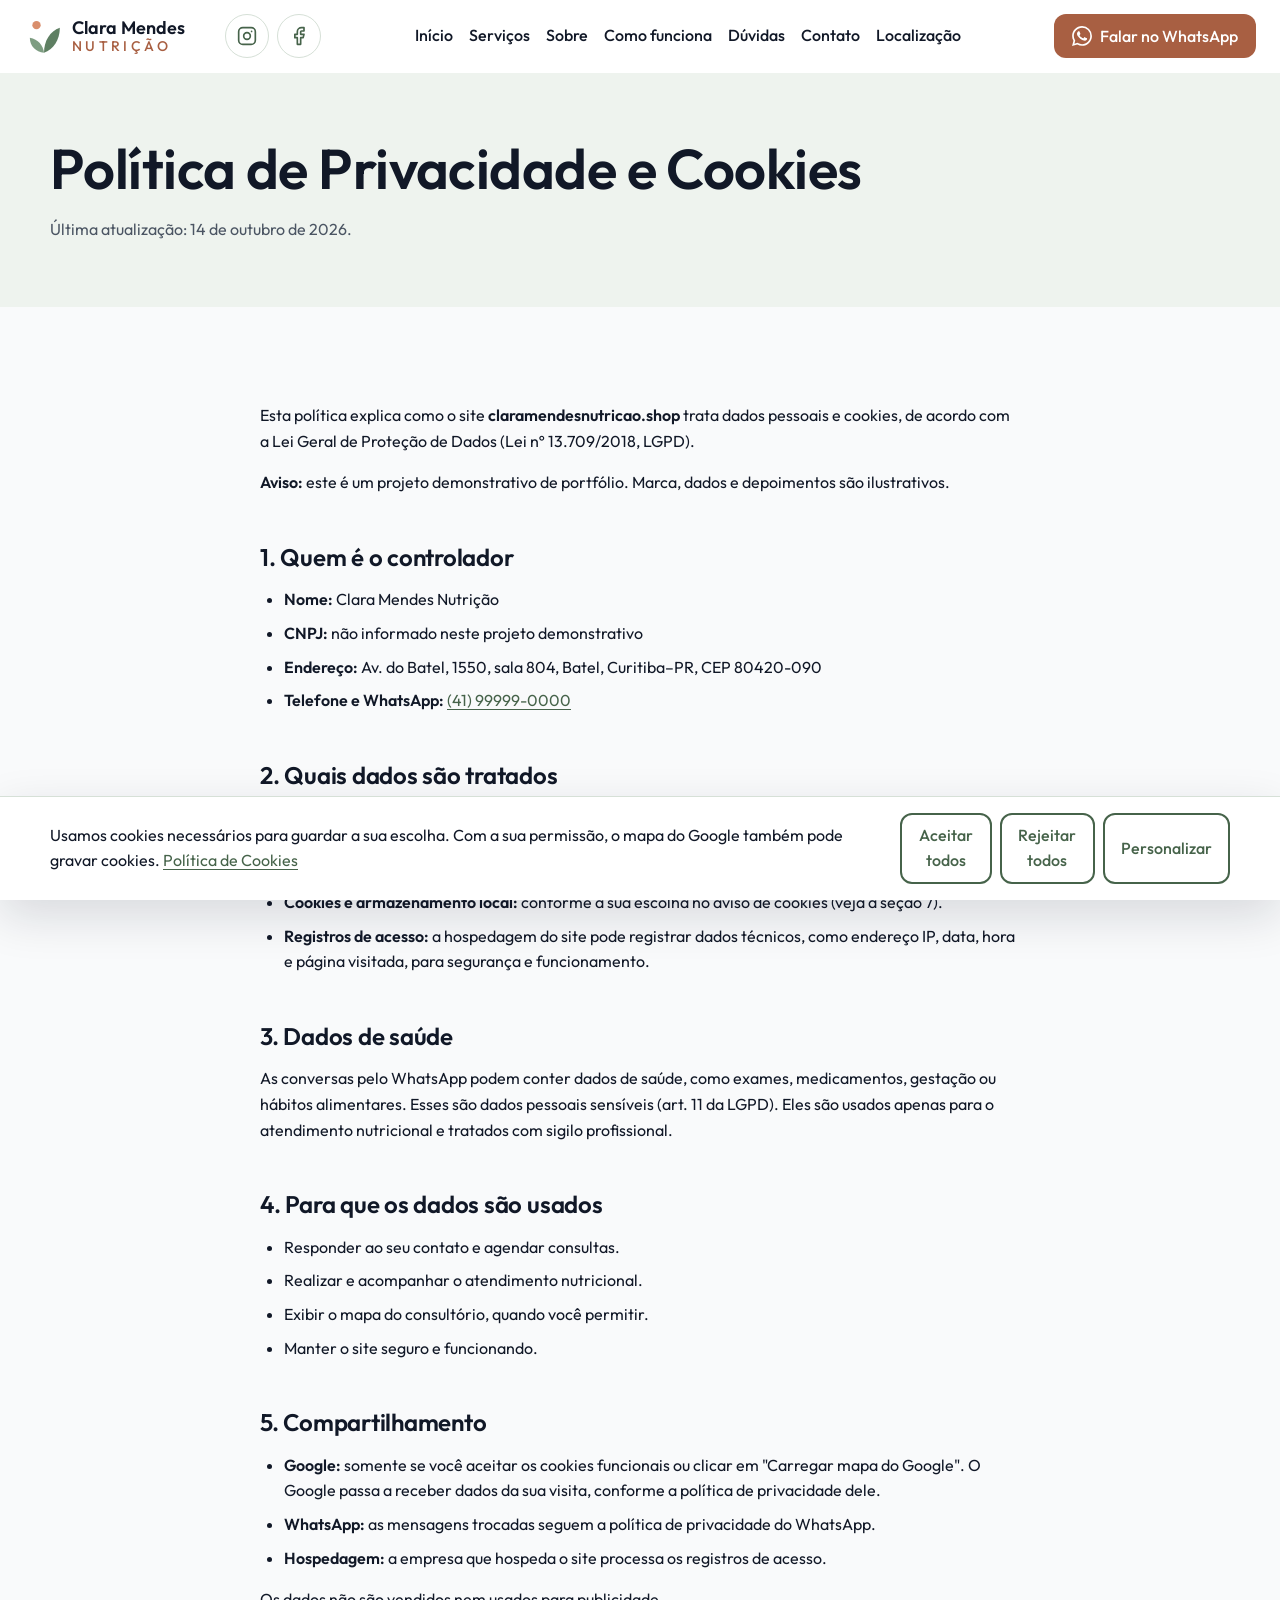
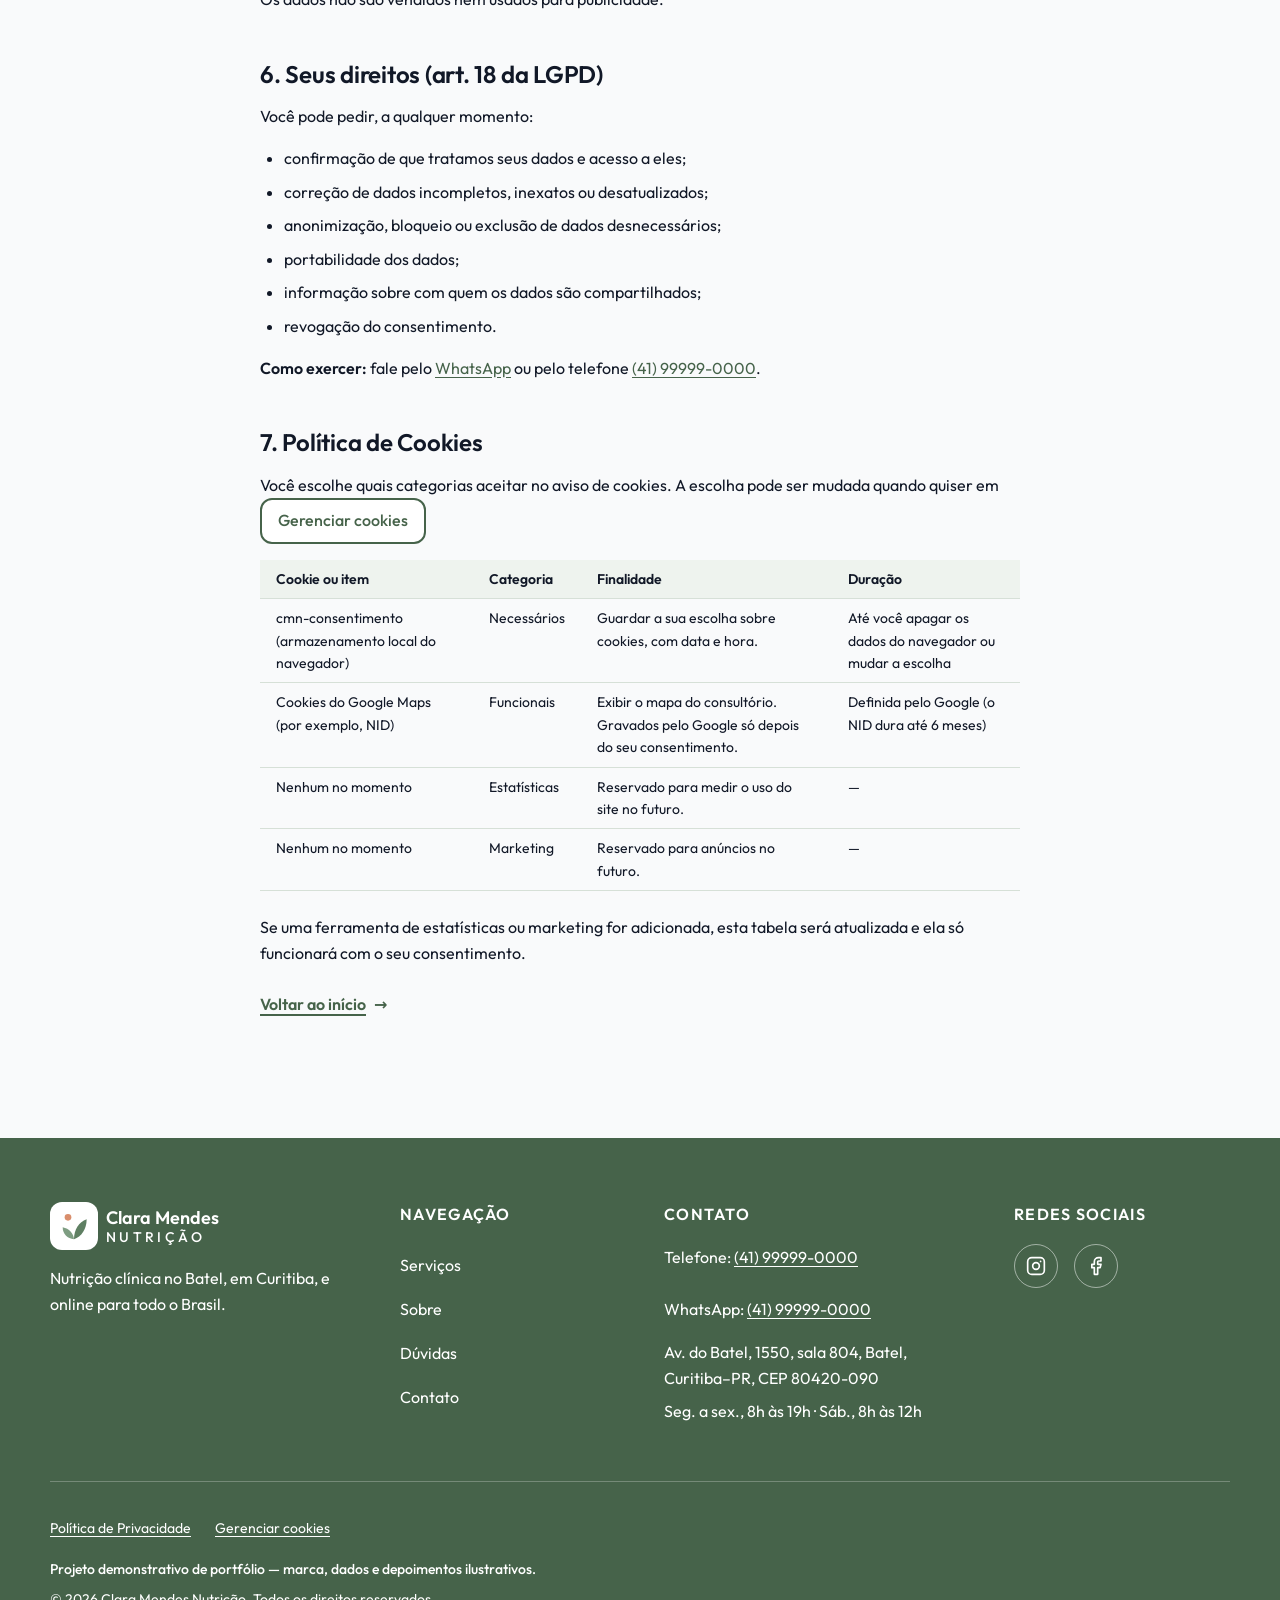
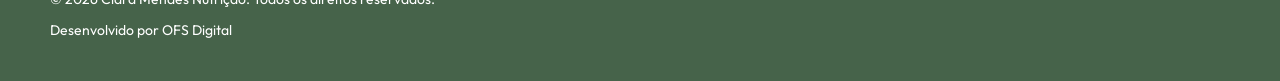
<file: privacidade.html>
<!doctype html>
<html lang="pt-BR">
<head>
  <meta charset="utf-8">
  <script>
    /* Consentimento padrão negado. Nenhuma ferramenta de análise ou publicidade está ativa. */
    window.dataLayer = window.dataLayer || [];
    function gtag(){dataLayer.push(arguments);}
    gtag("consent", "default", { ad_storage: "denied", ad_user_data: "denied", ad_personalization: "denied", analytics_storage: "denied" });
  </script>
  <meta name="viewport" content="width=device-width, initial-scale=1">
  <title>Política de Privacidade e Cookies | Clara Mendes Nutrição</title>
  <meta name="description" content="Como a Clara Mendes Nutrição trata dados pessoais e cookies: contato pelo WhatsApp, mapa do Google só com consentimento e direitos do titular pela LGPD.">
  <link rel="canonical" href="https://claramendesnutricao.shop/privacidade">
  <meta name="robots" content="index, follow">
  <meta name="theme-color" content="#5E7F62">
  <link rel="icon" type="image/svg+xml" href="/assets/img/favicon.svg">
  <link rel="icon" type="image/png" sizes="48x48" href="/assets/img/favicon.png">
  <link rel="apple-touch-icon" href="/assets/img/apple-touch-icon.png">
  <link rel="preload" as="font" type="font/woff2" href="/assets/fonts/outfit-latin.woff2" crossorigin>
  <style>
@font-face{font-family:"Outfit";src:url("/assets/fonts/outfit-latin.woff2") format("woff2");font-weight:400 600;font-style:normal;font-display:swap}
:root{
--primaria:#5E7F62;--secundaria:#D98E6C;--fundo:#F9FAFB;--texto:#111827;--destaque:#A85F42;
--primaria-escura:#46634A;--primaria-clara:#EEF3EE;--destaque-escuro:#8E4E35;--texto-suave:#4B5563;--linha:#D6E0D7;--branco:#FFFFFF;--sobreposicao:22,33,25;
--esp-1:8px;--esp-2:16px;--esp-3:24px;--esp-4:32px;--esp-6:48px;--esp-8:64px;--esp-12:96px;
--fonte-xs:14px;--fonte-base:16px;--fonte-md:18px;--fonte-lg:24px;--fonte-xl:32px;--fonte-2xl:clamp(36px,5vw,56px);
--lh-texto:1.6;--lh-titulo:1.15;
--raio-sm:12px;--raio-lg:24px;
--sombra-1:0 8px 32px rgba(17,24,39,.08);--sombra-2:0 16px 48px rgba(17,24,39,.14);
--altura-cabecalho:72px;--secao-y:var(--esp-8);
--fonte:"Outfit","Segoe UI",system-ui,-apple-system,sans-serif}
@media (min-width:1024px){:root{--secao-y:var(--esp-12)}}
*,*::before,*::after{box-sizing:border-box}
html{scroll-behavior:smooth;scroll-padding-top:calc(var(--altura-cabecalho) + var(--esp-2));-webkit-text-size-adjust:100%}
body{margin:0;font-family:var(--fonte);font-size:var(--fonte-base);line-height:var(--lh-texto);color:var(--texto);background:var(--fundo);overflow-x:hidden}
img,svg{display:block;max-width:100%}
img{height:auto}
h1,h2,h3{margin:0 0 var(--esp-2);line-height:var(--lh-titulo);font-weight:600;letter-spacing:-.01em}
h1{font-size:var(--fonte-2xl)}
h2{font-size:var(--fonte-xl)}
h3{font-size:var(--fonte-md)}
p{margin:0 0 var(--esp-2)}
a{color:var(--primaria-escura);text-underline-offset:3px}
a:hover{color:var(--destaque)}
a:focus-visible,button:focus-visible,summary:focus-visible,[tabindex]:focus-visible,input:focus-visible{outline:3px solid var(--destaque);outline-offset:3px}
.container{width:min(1180px,calc(100% - 48px));margin-inline:auto}
.pular-conteudo{position:absolute;left:var(--esp-2);top:-100px;z-index:200;padding:var(--esp-1) var(--esp-2);border-radius:var(--raio-sm);background:var(--texto);color:var(--branco)}
.pular-conteudo:focus{top:var(--esp-2);color:var(--branco)}
.btn{display:inline-flex;align-items:center;justify-content:center;gap:var(--esp-1);min-height:48px;padding:var(--esp-1) var(--esp-3);border:2px solid transparent;border-radius:var(--raio-sm);font:inherit;font-size:var(--fonte-base);font-weight:500;line-height:var(--lh-titulo);text-align:center;text-decoration:none;cursor:pointer;transition:background-color .2s,color .2s,border-color .2s}
.btn svg{width:20px;height:20px;flex:none}
.btn-primario{background:var(--destaque);color:var(--branco)}
.btn-primario:hover{background:var(--destaque-escuro);color:var(--branco)}
.btn-contorno-claro{background:transparent;color:var(--branco);border-color:var(--branco)}
.btn-contorno-claro:hover{background:var(--branco);color:var(--texto)}
.btn-pequeno{min-height:44px;padding:var(--esp-1) var(--esp-2)}
.cabecalho{position:sticky;top:0;z-index:100;background:var(--branco);border-bottom:1px solid transparent;transition:box-shadow .25s,border-color .25s}
.cabecalho.com-sombra{box-shadow:var(--sombra-1);border-color:var(--linha)}
.cabecalho-inner{display:flex;align-items:center;gap:var(--esp-2);min-height:var(--altura-cabecalho)}
.marca{display:inline-flex;align-items:center;gap:var(--esp-1);min-height:44px;margin-right:auto;color:var(--texto);text-decoration:none}
.marca:hover{color:var(--texto)}
.marca svg{width:40px;height:40px;flex:none}
.marca-texto{display:flex;flex-direction:column;line-height:var(--lh-titulo)}
.marca-nome{font-size:var(--fonte-md);font-weight:600;white-space:nowrap}
.marca-tag{font-size:var(--fonte-xs);font-weight:500;letter-spacing:.24em;text-transform:uppercase;color:var(--destaque)}
.menu-desktop{display:none}
.menu-desktop ul,.menu-mobile ul{list-style:none;margin:0;padding:0}
.menu-desktop a,.menu-mobile a{display:flex;align-items:center;min-height:44px;padding:0 var(--esp-2);color:var(--texto);font-weight:500;text-decoration:none;border-radius:var(--raio-sm)}
.menu-desktop a:hover,.menu-mobile a:hover{color:var(--primaria-escura);background:var(--primaria-clara)}
.cabecalho-cta .rotulo-curto{display:none}
.menu-mobile summary{display:flex;align-items:center;justify-content:center;width:44px;height:44px;border-radius:var(--raio-sm);background:var(--primaria-clara);color:var(--texto);cursor:pointer;list-style:none}
.menu-mobile summary::-webkit-details-marker{display:none}
.menu-mobile summary svg{width:24px;height:24px}
.menu-mobile .icone-fechar,.menu-mobile[open] .icone-abrir{display:none}
.menu-mobile[open] .icone-fechar{display:block}
.menu-mobile nav{position:absolute;left:0;right:0;top:100%;padding:var(--esp-1) var(--esp-3) var(--esp-2);background:var(--branco);border-bottom:1px solid var(--linha);box-shadow:var(--sombra-1)}
.menu-mobile a{min-height:48px;border-bottom:1px solid var(--primaria-clara);border-radius:0;padding:0 var(--esp-1)}
@media (max-width:479px){.cabecalho-cta .rotulo{display:none}.cabecalho-cta .rotulo-curto{display:inline}.marca svg{width:32px;height:32px}}
@media (max-width:419px){.cabecalho-inner{gap:var(--esp-1)}.cabecalho-cta{width:44px;padding:0}.cabecalho-cta .rotulo-curto{display:none}}
@media (min-width:1024px){.menu-desktop{display:block;margin-inline:auto}.menu-desktop ul{display:flex;gap:0}.menu-mobile{display:none}.marca{margin-right:0}}
/* Menu com 7 itens: sem quebra de linha e itens mais juntos entre 1024 e 1279px */
.menu-desktop a,.cabecalho-cta{white-space:nowrap}
@media (min-width:1024px){.menu-desktop a{padding:0 var(--esp-1)}}
/* Redes sociais no cabeçalho: ao lado da logo a partir de 1280px; no celular, dentro do menu */
.cabecalho-redes{display:none;list-style:none;margin:0;padding:0;gap:var(--esp-1)}
.cabecalho-redes a{display:inline-flex;align-items:center;justify-content:center;width:44px;height:44px;border-radius:50%;border:1px solid var(--linha);color:var(--primaria-escura)}
.cabecalho-redes a{transition:background-color .2s,border-color .2s}.cabecalho-redes a:hover{background:#DCE7DD;border-color:#C5D6C7;color:var(--primaria-escura)}
.cabecalho-redes svg{width:20px;height:20px}
.menu-mobile .menu-redes{display:flex;padding-top:var(--esp-2)}
.menu-mobile .menu-redes a{min-height:44px;padding:0;border:1px solid var(--linha);border-radius:50%}
@media (min-width:1280px){.cabecalho-redes{display:flex;margin-left:var(--esp-3)}}
/* Computador: cabeçalho mais largo que o conteúdo (logo mais à esquerda, WhatsApp mais à direita) */
@media (min-width:1280px){.cabecalho .container{width:min(1440px,calc(100% - 48px))}}
.pagina-topo{background:var(--primaria-clara);padding:var(--esp-8) 0}
.pagina-topo h1{margin:0}
.pagina-topo p{margin:var(--esp-2) 0 0;color:var(--texto-suave)}
  </style>
  <link rel="stylesheet" href="/assets/css/style.css">
</head>
<body>
  <svg xmlns="http://www.w3.org/2000/svg" style="display:none">
    <symbol id="i-logo" viewBox="0 0 48 48"><path d="M24 44c0-14 7-26 19-30 0 15-8 26-19 30z" fill="#5E7F62"/><path d="M24 44c-1-9-7-16-17-18 0 10 7 17 17 18z" fill="#7E9D82"/><circle cx="15" cy="11" r="5" fill="#D98E6C"/></symbol>
    <symbol id="i-whatsapp" viewBox="0 0 24 24"><path fill="currentColor" d="M17.472 14.382c-.297-.149-1.758-.867-2.03-.967-.273-.099-.471-.148-.67.15-.197.297-.767.966-.94 1.164-.173.199-.347.223-.644.075-.297-.15-1.255-.463-2.39-1.475-.883-.788-1.48-1.761-1.653-2.059-.173-.297-.018-.458.13-.606.134-.133.298-.347.446-.52.149-.174.198-.298.298-.497.099-.198.05-.371-.025-.52-.075-.149-.669-1.612-.916-2.207-.242-.579-.487-.5-.669-.51-.173-.008-.371-.01-.57-.01-.198 0-.52.074-.792.372-.272.297-1.04 1.016-1.04 2.479 0 1.462 1.065 2.875 1.213 3.074.149.198 2.096 3.2 5.077 4.487.709.306 1.262.489 1.694.625.712.227 1.36.195 1.871.118.571-.085 1.758-.719 2.006-1.413.248-.694.248-1.289.173-1.413-.074-.124-.272-.198-.57-.347m-5.421 7.403h-.004a9.87 9.87 0 0 1-5.031-1.378l-.361-.214-3.741.982.998-3.648-.235-.374a9.86 9.86 0 0 1-1.51-5.26c.001-5.45 4.436-9.884 9.888-9.884 2.64 0 5.122 1.03 6.988 2.898a9.825 9.825 0 0 1 2.893 6.994c-.003 5.45-4.437 9.884-9.885 9.884m8.413-18.297A11.815 11.815 0 0 0 12.05 0C5.495 0 .16 5.335.157 11.892c0 2.096.547 4.142 1.588 5.945L.057 24l6.305-1.654a11.882 11.882 0 0 0 5.683 1.448h.005c6.554 0 11.89-5.335 11.893-11.893a11.821 11.821 0 0 0-3.48-8.413Z"/></symbol>
    <symbol id="i-menu" viewBox="0 0 24 24" fill="none" stroke="currentColor" stroke-width="2" stroke-linecap="round"><path d="M4 6h16M4 12h16M4 18h16"/></symbol>
    <symbol id="i-fechar" viewBox="0 0 24 24" fill="none" stroke="currentColor" stroke-width="2" stroke-linecap="round"><path d="M18 6 6 18M6 6l12 12"/></symbol>
    <symbol id="i-instagram" viewBox="0 0 24 24" fill="none" stroke="currentColor" stroke-width="2" stroke-linecap="round" stroke-linejoin="round"><rect x="2" y="2" width="20" height="20" rx="5"/><circle cx="12" cy="12" r="4"/><path d="M17.5 6.5h.01"/></symbol>
    <symbol id="i-facebook" viewBox="0 0 24 24" fill="none" stroke="currentColor" stroke-width="2" stroke-linecap="round" stroke-linejoin="round"><path d="M18 2h-3a5 5 0 0 0-5 5v3H7v4h3v8h4v-8h3l1-4h-4V7a1 1 0 0 1 1-1h3z"/></symbol>
  </svg>

  <a class="pular-conteudo" href="#conteudo">Pular para o conteúdo</a>

  <header class="cabecalho" data-cabecalho>
    <div class="container cabecalho-inner">
      <a class="marca" href="/#inicio" aria-label="Clara Mendes Nutrição — início">
        <svg aria-hidden="true"><use href="#i-logo"/></svg>
        <span class="marca-texto" aria-hidden="true"><span class="marca-nome">Clara Mendes</span><span class="marca-tag">Nutrição</span></span>
      </a>
      <ul class="cabecalho-redes" aria-label="Redes sociais">
        <li><a href="https://www.instagram.com/claramendes.nutri/" target="_blank" rel="noopener" aria-label="Instagram da Clara Mendes Nutrição"><svg aria-hidden="true"><use href="#i-instagram"/></svg></a></li>
        <li><a href="https://www.facebook.com/claramendesnutricao/" target="_blank" rel="noopener" aria-label="Facebook da Clara Mendes Nutrição"><svg aria-hidden="true"><use href="#i-facebook"/></svg></a></li>
      </ul>
      <nav class="menu-desktop" aria-label="Menu principal">
        <ul>
          <li><a href="/#inicio">Início</a></li>
          <li><a href="/#servicos">Serviços</a></li>
          <li><a href="/#sobre">Sobre</a></li>
          <li><a href="/#como-funciona">Como funciona</a></li>
          <li><a href="/#faq">Dúvidas</a></li>
          <li><a href="/#contato">Contato</a></li>
          <li><a href="/#localizacao">Localização</a></li>
        </ul>
      </nav>
      <a class="btn btn-primario btn-pequeno cabecalho-cta" href="https://wa.me/5541999990000?text=Ol%C3%A1%2C%20Clara!%20Vim%20pelo%20site%20e%20quero%20agendar%20uma%20consulta." target="_blank" rel="noopener" aria-label="Falar no WhatsApp">
        <svg aria-hidden="true"><use href="#i-whatsapp"/></svg><span class="rotulo">Falar no WhatsApp</span><span class="rotulo-curto">WhatsApp</span>
      </a>
      <details class="menu-mobile" data-menu-mobile>
        <summary aria-label="Abrir menu"><svg class="icone-abrir" aria-hidden="true"><use href="#i-menu"/></svg><svg class="icone-fechar" aria-hidden="true"><use href="#i-fechar"/></svg></summary>
        <nav aria-label="Menu principal">
          <ul>
          <li><a href="/#inicio">Início</a></li>
          <li><a href="/#servicos">Serviços</a></li>
          <li><a href="/#sobre">Sobre</a></li>
          <li><a href="/#como-funciona">Como funciona</a></li>
          <li><a href="/#faq">Dúvidas</a></li>
          <li><a href="/#contato">Contato</a></li>
          <li><a href="/#localizacao">Localização</a></li>
          </ul>
          <ul class="cabecalho-redes menu-redes" aria-label="Redes sociais">
            <li><a href="https://www.instagram.com/claramendes.nutri/" target="_blank" rel="noopener" aria-label="Instagram da Clara Mendes Nutrição"><svg aria-hidden="true"><use href="#i-instagram"/></svg></a></li>
            <li><a href="https://www.facebook.com/claramendesnutricao/" target="_blank" rel="noopener" aria-label="Facebook da Clara Mendes Nutrição"><svg aria-hidden="true"><use href="#i-facebook"/></svg></a></li>
          </ul>
        </nav>
      </details>
    </div>
  </header>

  <main id="conteudo">
    <section class="pagina-topo">
      <div class="container">
        <h1>Política de Privacidade e Cookies</h1>
        <p>Última atualização: 14 de outubro de 2026.</p>
      </div>
    </section>

    <section class="secao">
      <div class="container texto-longo">
        <p>Esta política explica como o site <strong>claramendesnutricao.shop</strong> trata dados pessoais e cookies, de acordo com a Lei Geral de Proteção de Dados (Lei nº 13.709/2018, LGPD).</p>
        <p><strong>Aviso:</strong> este é um projeto demonstrativo de portfólio. Marca, dados e depoimentos são ilustrativos.</p>

        <h2>1. Quem é o controlador</h2>
        <ul>
          <li><strong>Nome:</strong> Clara Mendes Nutrição</li>
          <li><strong>CNPJ:</strong> não informado neste projeto demonstrativo</li>
          <li><strong>Endereço:</strong> Av. do Batel, 1550, sala 804, Batel, Curitiba–PR, CEP 80420-090</li>
          <li><strong>Telefone e WhatsApp:</strong> <a href="tel:+5541999990000">(41) 99999-0000</a></li>
        </ul>

        <h2>2. Quais dados são tratados</h2>
        <ul>
          <li><strong>Dados que você envia pelo WhatsApp:</strong> o site não tem formulários. Quando você clica em "Falar no WhatsApp", a conversa abre no aplicativo, com uma mensagem inicial que você pode editar. Tratamos apenas o que você decidir enviar, como nome, telefone e o motivo do contato.</li>
          <li><strong>Cookies e armazenamento local:</strong> conforme a sua escolha no aviso de cookies (veja a seção 7).</li>
          <li><strong>Registros de acesso:</strong> a hospedagem do site pode registrar dados técnicos, como endereço IP, data, hora e página visitada, para segurança e funcionamento.</li>
        </ul>

        <h2>3. Dados de saúde</h2>
        <p>As conversas pelo WhatsApp podem conter dados de saúde, como exames, medicamentos, gestação ou hábitos alimentares. Esses são dados pessoais sensíveis (art. 11 da LGPD). Eles são usados apenas para o atendimento nutricional e tratados com sigilo profissional.</p>

        <h2>4. Para que os dados são usados</h2>
        <ul>
          <li>Responder ao seu contato e agendar consultas.</li>
          <li>Realizar e acompanhar o atendimento nutricional.</li>
          <li>Exibir o mapa do consultório, quando você permitir.</li>
          <li>Manter o site seguro e funcionando.</li>
        </ul>

        <h2>5. Compartilhamento</h2>
        <ul>
          <li><strong>Google:</strong> somente se você aceitar os cookies funcionais ou clicar em "Carregar mapa do Google". O Google passa a receber dados da sua visita, conforme a política de privacidade dele.</li>
          <li><strong>WhatsApp:</strong> as mensagens trocadas seguem a política de privacidade do WhatsApp.</li>
          <li><strong>Hospedagem:</strong> a empresa que hospeda o site processa os registros de acesso.</li>
        </ul>
        <p>Os dados não são vendidos nem usados para publicidade.</p>

        <h2>6. Seus direitos (art. 18 da LGPD)</h2>
        <p>Você pode pedir, a qualquer momento:</p>
        <ul>
          <li>confirmação de que tratamos seus dados e acesso a eles;</li>
          <li>correção de dados incompletos, inexatos ou desatualizados;</li>
          <li>anonimização, bloqueio ou exclusão de dados desnecessários;</li>
          <li>portabilidade dos dados;</li>
          <li>informação sobre com quem os dados são compartilhados;</li>
          <li>revogação do consentimento.</li>
        </ul>
        <p><strong>Como exercer:</strong> fale pelo <a href="https://wa.me/5541999990000?text=Ol%C3%A1%2C%20Clara!%20Vim%20pelo%20site%20e%20quero%20agendar%20uma%20consulta." target="_blank" rel="noopener">WhatsApp</a> ou pelo telefone <a href="tel:+5541999990000">(41) 99999-0000</a>.</p>

        <h2 id="cookies">7. Política de Cookies</h2>
        <p>Você escolhe quais categorias aceitar no aviso de cookies. A escolha pode ser mudada quando quiser em <button class="btn-cookie" type="button" data-cookies-gerenciar>Gerenciar cookies</button></p>
        <div class="tabela-rolagem">
          <table>
            <thead>
              <tr><th scope="col">Cookie ou item</th><th scope="col">Categoria</th><th scope="col">Finalidade</th><th scope="col">Duração</th></tr>
            </thead>
            <tbody>
              <tr><td>cmn-consentimento (armazenamento local do navegador)</td><td>Necessários</td><td>Guardar a sua escolha sobre cookies, com data e hora.</td><td>Até você apagar os dados do navegador ou mudar a escolha</td></tr>
              <tr><td>Cookies do Google Maps (por exemplo, NID)</td><td>Funcionais</td><td>Exibir o mapa do consultório. Gravados pelo Google só depois do seu consentimento.</td><td>Definida pelo Google (o NID dura até 6 meses)</td></tr>
              <tr><td>Nenhum no momento</td><td>Estatísticas</td><td>Reservado para medir o uso do site no futuro.</td><td>—</td></tr>
              <tr><td>Nenhum no momento</td><td>Marketing</td><td>Reservado para anúncios no futuro.</td><td>—</td></tr>
            </tbody>
          </table>
        </div>
        <p>Se uma ferramenta de estatísticas ou marketing for adicionada, esta tabela será atualizada e ela só funcionará com o seu consentimento.</p>

        <p><a class="link-seta" href="/">Voltar ao início</a></p>
      </div>
    </section>
  </main>

  <footer class="rodape">
    <div class="container rodape-grid">
      <div>
        <a class="marca" href="/#inicio" aria-label="Clara Mendes Nutrição — início">
          <span class="marca-icone"><svg aria-hidden="true"><use href="#i-logo"/></svg></span>
          <span class="marca-texto" aria-hidden="true"><span class="marca-nome">Clara Mendes</span><span class="marca-tag">Nutrição</span></span>
        </a>
        <p class="rodape-frase">Nutrição clínica no Batel, em Curitiba, e online para todo o Brasil.</p>
      </div>
      <nav aria-label="Navegação do rodapé">
        <p class="rodape-titulo">Navegação</p>
        <ul class="rodape-links">
          <li><a href="/#servicos">Serviços</a></li>
          <li><a href="/#sobre">Sobre</a></li>
          <li><a href="/#faq">Dúvidas</a></li>
          <li><a href="/#contato">Contato</a></li>
        </ul>
      </nav>
      <div class="rodape-contato">
        <p class="rodape-titulo">Contato</p>
        <p>Telefone: <a href="tel:+5541999990000">(41) 99999-0000</a></p>
        <p>WhatsApp: <a href="https://wa.me/5541999990000?text=Ol%C3%A1%2C%20Clara!%20Vim%20pelo%20site%20e%20quero%20agendar%20uma%20consulta." target="_blank" rel="noopener">(41) 99999-0000</a></p>
        <p>Av. do Batel, 1550, sala 804, Batel, Curitiba–PR, CEP 80420-090</p>
        <p>Seg. a sex., 8h às 19h · Sáb., 8h às 12h</p>
      </div>
      <div>
        <p class="rodape-titulo">Redes sociais</p>
        <ul class="redes">
          <li><a href="https://www.instagram.com/claramendes.nutri/" target="_blank" rel="noopener" aria-label="Instagram da Clara Mendes Nutrição"><svg aria-hidden="true"><use href="#i-instagram"/></svg></a></li>
          <li><a href="https://www.facebook.com/claramendesnutricao/" target="_blank" rel="noopener" aria-label="Facebook da Clara Mendes Nutrição"><svg aria-hidden="true"><use href="#i-facebook"/></svg></a></li>
        </ul>
      </div>
    </div>
    <div class="container rodape-base">
      <div class="rodape-base-links">
        <a href="/privacidade">Política de Privacidade</a>
        <button type="button" data-cookies-gerenciar>Gerenciar cookies</button>
      </div>
      <p class="rodape-aviso">Projeto demonstrativo de portfólio — marca, dados e depoimentos ilustrativos.</p>
      <p>© 2026 Clara Mendes Nutrição. Todos os direitos reservados.</p>
      <p>Desenvolvido por OFS Digital</p>
    </div>
  </footer>

  <div class="cookies" data-cookies hidden>
    <div class="container cookies-barra" data-cookies-barra>
      <p><span class="cookies-texto-completo">Usamos cookies necessários para guardar a sua escolha. Com a sua permissão, o mapa do Google também pode gravar cookies.</span><span class="cookies-texto-curto">Usamos cookies para guardar sua escolha e, se você permitir, para o mapa do Google.</span> <a href="/privacidade#cookies">Política de Cookies</a></p>
      <div class="cookies-botoes">
        <button class="btn-cookie" type="button" data-cookies-aceitar>Aceitar todos</button>
        <button class="btn-cookie" type="button" data-cookies-rejeitar>Rejeitar todos</button>
        <button class="btn-cookie" type="button" data-cookies-personalizar>Personalizar</button>
      </div>
    </div>
    <div class="container cookies-painel" data-cookies-painel role="dialog" aria-labelledby="cookies-titulo" hidden>
      <h2 id="cookies-titulo">Preferências de cookies</h2>
      <p>Escolha o que pode ser ativado. Você pode mudar quando quiser em "Gerenciar cookies", no rodapé.</p>
      <ul class="cookies-categorias">
        <li class="cookies-categoria">
          <label for="ck-necessarios"><strong>Necessários</strong><span>Guardam a sua preferência de consentimento. Sempre ativos.</span></label>
          <span class="chave"><input type="checkbox" id="ck-necessarios" role="switch" checked disabled><span class="chave-trilho"></span></span>
        </li>
        <li class="cookies-categoria">
          <label for="ck-funcionais"><strong>Funcionais</strong><span>Mapa do Google na seção de contato.</span></label>
          <span class="chave"><input type="checkbox" id="ck-funcionais" role="switch" data-categoria="funcionais"><span class="chave-trilho"></span></span>
        </li>
        <li class="cookies-categoria">
          <label for="ck-estatisticas"><strong>Estatísticas</strong><span>Reservado para medir o uso do site. Nenhuma ferramenta ativa hoje.</span></label>
          <span class="chave"><input type="checkbox" id="ck-estatisticas" role="switch" data-categoria="estatisticas"><span class="chave-trilho"></span></span>
        </li>
        <li class="cookies-categoria">
          <label for="ck-marketing"><strong>Marketing</strong><span>Reservado para anúncios. Nenhuma ferramenta ativa hoje.</span></label>
          <span class="chave"><input type="checkbox" id="ck-marketing" role="switch" data-categoria="marketing"><span class="chave-trilho"></span></span>
        </li>
      </ul>
      <div class="cookies-botoes">
        <button class="btn-cookie" type="button" data-cookies-rejeitar>Rejeitar todos</button>
        <button class="btn-cookie" type="button" data-cookies-salvar>Salvar escolhas</button>
        <button class="btn-cookie" type="button" data-cookies-aceitar>Aceitar todos</button>
      </div>
    </div>
  </div>

  <script src="/assets/js/script.js" defer></script>
</body>
</html>
</file>
<file: assets/css/style.css>
/* Clara Mendes Nutrição — estilos abaixo da primeira dobra.
   Tokens, base, cabeçalho e hero ficam inline no <head> de cada página.
   Layout: kit AquaClean (04-referencia-visual/blueprint.md). Paleta: Clara Mendes. */

.visualmente-oculto {
  position: absolute !important; width: 1px; height: 1px; margin: -1px; padding: 0;
  overflow: hidden; clip: rect(0 0 0 0); white-space: nowrap; border: 0;
}

/* ---------- Seções ---------- */
.secao { padding-block: var(--secao-y); }
.secao-alternada { background: var(--primaria-clara); }

.secao-topo { max-width: 640px; margin: 0 auto var(--esp-6); text-align: center; }
.secao-topo p { color: var(--texto-suave); }

.secao-rodape { margin-top: var(--esp-6); text-align: center; }
.secao-rodape p { max-width: 560px; margin-inline: auto; color: var(--texto-suave); }
.secao-rodape .btn { margin-bottom: var(--esp-2); }

.link-seta {
  display: inline-block; padding-block: var(--esp-1); line-height: 28px; font-weight: 600;
  color: var(--primaria-escura);
  text-decoration: underline 2px var(--primaria-escura); text-underline-offset: 4px;
  transition: text-decoration-color .2s;
}
.link-seta:hover { color: var(--primaria-escura); text-decoration-color: var(--primaria); }
.link-seta::after { content: "→"; display: inline-block; margin-left: var(--esp-1); transition: transform .2s, color .2s; }
.link-seta:hover::after { color: var(--primaria); transform: translateX(4px); }
@media (prefers-reduced-motion: reduce) { .link-seta, .link-seta::after { transition: none; } }

.icone-circulo {
  display: inline-flex; align-items: center; justify-content: center; flex: none;
  width: 56px; height: 56px; border-radius: 50%;
  background: var(--primaria-clara); color: var(--primaria);
}
.icone-circulo svg { width: 24px; height: 24px; }

/* ---------- Barra de credibilidade (R2, card sobreposto ao hero) ---------- */
.credibilidade { position: relative; z-index: 2; margin-top: calc(-1 * var(--esp-8)); }
.credibilidade-card {
  list-style: none; margin: 0; padding: var(--esp-1) var(--esp-3);
  display: grid; grid-template-columns: 1fr;
  background: var(--branco); border-radius: var(--raio-lg); box-shadow: var(--sombra-1);
}
.credibilidade-item { display: flex; align-items: center; gap: var(--esp-2); padding-block: var(--esp-2); }
.credibilidade-item + .credibilidade-item { border-top: 1px solid var(--primaria-clara); }
.credibilidade-titulo { margin: 0; font-weight: 600; line-height: var(--lh-titulo); }
.credibilidade-item p:last-child { margin: 0; color: var(--texto-suave); line-height: var(--lh-titulo); }
@media (min-width: 640px) {
  .credibilidade-card { grid-template-columns: repeat(2, 1fr); column-gap: var(--esp-4); }
  .credibilidade-item:nth-child(2) { border-top: 0; }
}
@media (min-width: 1024px) {
  .credibilidade { margin-top: calc(-1 * var(--esp-12)); }
  .credibilidade-card { grid-template-columns: repeat(4, 1fr); column-gap: var(--esp-3); padding: var(--esp-4); }
  .credibilidade-item { flex-direction: column; align-items: flex-start; padding: 0; }
  .credibilidade-item + .credibilidade-item { border-top: 0; border-left: 1px solid var(--primaria-clara); padding-left: var(--esp-3); }
}

/* ---------- Serviços (R7) ---------- */
.servicos-grid { display: flex; flex-wrap: wrap; justify-content: center; gap: var(--esp-3); }
.servico-card {
  display: flex; flex-direction: column; flex: 1 1 100%; max-width: 100%;
  background: var(--branco); border-radius: var(--raio-lg); box-shadow: var(--sombra-1); overflow: hidden;
  transition: box-shadow .25s;
}
.servico-card:hover { box-shadow: var(--sombra-2); }
.servico-midia { background: var(--primaria-escura); }
.servico-midia img { width: 100%; height: 224px; object-fit: cover; }
.servico-corpo { position: relative; display: flex; flex-direction: column; flex: 1; padding: var(--esp-6) var(--esp-3) var(--esp-4); }
.servico-corpo .icone-circulo {
  position: absolute; top: -32px; left: var(--esp-3);
  width: 64px; height: 64px; background: var(--branco); box-shadow: var(--sombra-1);
}
.servico-corpo p { color: var(--texto-suave); }
.servico-corpo .servico-link { margin-top: auto; align-self: flex-start; }
@media (min-width: 700px) {
  .servico-card { flex-basis: calc(50% - var(--esp-2)); max-width: calc(50% - var(--esp-2)); }
}
@media (min-width: 1024px) {
  .servico-card { flex-basis: calc(33.333% - var(--esp-2)); max-width: calc(33.333% - var(--esp-2)); }
  .servico-midia img { height: 248px; }
}

/* ---------- Diferenciais (R10) ---------- */
.diferenciais-grid { display: grid; grid-template-columns: 1fr; gap: var(--esp-3); }
.diferencial-card {
  display: flex; gap: var(--esp-2); align-items: flex-start;
  padding: var(--esp-4) var(--esp-3); border-radius: var(--raio-lg); background: var(--primaria-clara);
}
.diferencial-card .icone-circulo { background: var(--branco); }
.diferencial-card h3 { margin-bottom: var(--esp-1); }
.diferencial-card p { margin: 0; color: var(--texto-suave); }
@media (min-width: 700px) { .diferenciais-grid { grid-template-columns: repeat(2, 1fr); } }
@media (min-width: 1024px) { .diferenciais-grid { grid-template-columns: repeat(3, 1fr); } }

/* ---------- Sobre (R3) ---------- */
.sobre-grid { display: grid; gap: var(--esp-6); align-items: center; }
.sobre-texto p { color: var(--texto-suave); }
.sobre-texto .credencial { color: var(--texto); font-weight: 500; }
.divisor { height: 1px; margin: var(--esp-4) 0; background: var(--linha); border: 0; }
.sobre-midia { position: relative; margin: 0 var(--esp-2) var(--esp-2) 0; }
.sobre-midia img { width: 100%; height: 416px; object-fit: cover; border-radius: var(--raio-lg); }
.sobre-selo {
  position: absolute; right: calc(-1 * var(--esp-2)); bottom: calc(-1 * var(--esp-2));
  display: flex; flex-direction: column; align-items: center; justify-content: center; text-align: center;
  width: 152px; height: 152px; margin: 0; padding: var(--esp-2); border-radius: 50%;
  background: var(--branco); box-shadow: var(--sombra-1);
}
.sobre-selo strong { font-size: var(--fonte-xl); line-height: 1; font-weight: 600; color: var(--primaria-escura); }
.sobre-selo span { margin-top: var(--esp-1); font-size: var(--fonte-xs); line-height: var(--lh-titulo); color: var(--texto-suave); }
@media (min-width: 1024px) {
  .sobre-grid { grid-template-columns: 45fr 55fr; gap: var(--esp-8); }
  .sobre-midia { margin: 0; }
  .sobre-midia img { height: 552px; }
  .sobre-selo { right: calc(-1 * var(--esp-2)); bottom: calc(-1 * var(--esp-3)); width: 200px; height: 200px; }
  .sobre-selo strong { font-size: var(--fonte-2xl); }
}

/* ---------- Como funciona (R8) ---------- */
/* Padrão (celular, toque e movimento reduzido): conteúdo direto, sem giro */
.passos { list-style: none; margin: 0; padding: 0; display: grid; gap: var(--esp-3); }
.passo-cartao { padding: var(--esp-3); border-radius: var(--raio-lg); background: var(--branco); box-shadow: var(--sombra-1); }
.passo-interno { display: grid; gap: var(--esp-2); }
.passo-face { display: flex; flex-direction: column; align-items: flex-start; }
.passo-frente { flex-direction: row; align-items: center; gap: var(--esp-2); }
.passo-frente h3 { margin: 0; }
.passo-numero { display: block; font-size: var(--fonte-xs); font-weight: 600; letter-spacing: .08em; text-transform: uppercase; color: var(--primaria-escura); }
.passo-verso p { margin: 0; color: var(--texto-suave); }
.passo-verso .btn { margin-top: var(--esp-2); }
.passo-verso .passo-verso-titulo { display: none; }
@media (min-width: 700px) and (max-width: 1023px) { .passos { grid-template-columns: repeat(2, 1fr); } }

/* Computador com mouse: cartões circulares que giram (hover e foco do teclado) */
@media (min-width: 1024px) and (hover: hover) and (pointer: fine) {
  .passos { position: relative; grid-template-columns: repeat(4, 1fr); justify-items: center; }
  .passos::before {
    content: ""; position: absolute; left: 12%; right: 12%; top: 50%;
    border-top: 2px dashed var(--primaria); z-index: 0;
  }
  .passo { position: relative; z-index: 1; width: 100%; max-width: 272px; aspect-ratio: 1; }
  .passo-cartao { height: 100%; padding: 0; background: none; box-shadow: none; border-radius: 50%; }
  .passo-interno { position: relative; display: block; height: 100%; transform-style: preserve-3d; }
  .passo-face {
    position: absolute; inset: 0; justify-content: center; align-items: center; text-align: center;
    padding: var(--esp-4); border-radius: 50%;
    backface-visibility: hidden; -webkit-backface-visibility: hidden;
  }
  .passo-frente {
    flex-direction: column; gap: var(--esp-1);
    background: radial-gradient(circle at 30% 25%, var(--branco) 0%, var(--primaria-clara) 70%);
    border: 1px solid var(--linha); box-shadow: var(--sombra-1);
  }
  .passo-frente .icone-circulo { background: var(--branco); box-shadow: var(--sombra-1); }
  .passo-verso { background: var(--primaria-escura); color: var(--branco); transform: rotateY(180deg); box-shadow: var(--sombra-1); }
  .passo-verso .passo-verso-titulo { display: block; margin: 0 0 var(--esp-1); font-size: var(--fonte-md); font-weight: 600; line-height: var(--lh-titulo); }
  .passo-verso p { color: var(--branco); }
  .passo-verso .btn-primario { background: var(--branco); color: var(--destaque); }
  .passo-verso .btn-primario:hover { background: var(--primaria-clara); color: var(--destaque-escuro); }
}
@media (min-width: 1024px) and (hover: hover) and (pointer: fine) and (prefers-reduced-motion: no-preference) {
  .passo-interno { transition: transform .7s cubic-bezier(.2, .7, .2, 1); }
  .passo-cartao:hover .passo-interno,
  .passo-cartao:focus-within .passo-interno { transform: rotateY(180deg); }
}
@media (min-width: 1024px) and (hover: hover) and (pointer: fine) and (prefers-reduced-motion: reduce) {
  .passos::before { display: none; }
  .passo { aspect-ratio: auto; max-width: none; }
  .passo-cartao { padding: var(--esp-3); border-radius: var(--raio-lg); background: var(--branco); box-shadow: var(--sombra-1); }
  .passo-interno { display: grid; gap: var(--esp-2); height: auto; }
  .passo-face { position: static; padding: 0; border-radius: 0; text-align: left; align-items: flex-start; background: none; border: 0; box-shadow: none; transform: none; color: inherit; }
  .passo-frente { flex-direction: row; align-items: center; gap: var(--esp-2); }
  .passo-verso .passo-verso-titulo { display: none; }
  .passo-verso p { color: var(--texto-suave); }
  .passo-verso .btn-primario { background: var(--destaque); color: var(--branco); }
}

/* ---------- Depoimentos (R11) ---------- */
.aviso-ilustrativo {
  display: flex; justify-content: center; margin: 0 0 var(--esp-4);
}
.aviso-ilustrativo span {
  display: inline-flex; align-items: center; gap: var(--esp-1);
  padding: var(--esp-1) var(--esp-2); border-radius: var(--raio-sm);
  background: var(--branco); border: 1px solid var(--linha); font-size: var(--fonte-xs); font-weight: 500;
}
.aviso-ilustrativo svg { width: 16px; height: 16px; color: var(--destaque); }
.depoimentos-lista {
  list-style: none; margin: 0; padding: var(--esp-1) 0 var(--esp-2);
  display: grid; grid-auto-flow: column; grid-auto-columns: 88%; gap: var(--esp-3);
  overflow-x: auto; scroll-snap-type: x mandatory; overscroll-behavior-x: contain; scrollbar-width: none;
}
.depoimentos-lista::-webkit-scrollbar { display: none; }
.depoimento { scroll-snap-align: center; display: flex; padding: var(--esp-4) var(--esp-3); border-radius: var(--raio-lg); background: var(--branco); box-shadow: var(--sombra-1); }
.depoimento figure { margin: 0; display: flex; flex-direction: column; }
.depoimento-aspas {
  display: inline-flex; align-items: center; justify-content: center;
  width: 56px; height: 56px; margin-bottom: var(--esp-3); border-radius: 50%;
  background: var(--primaria-clara); color: var(--primaria);
}
.depoimento-aspas svg { width: 24px; height: 24px; }
.depoimento blockquote { margin: 0 0 var(--esp-3); padding-left: var(--esp-2); border-left: 4px solid var(--secundaria); font-size: var(--fonte-md); }
.depoimento blockquote p { margin: 0; }
.depoimento figcaption { margin-top: auto; font-weight: 600; color: var(--primaria-escura); }
.carrossel-pontos { display: flex; justify-content: center; margin-top: var(--esp-2); }
.carrossel-pontos button { display: inline-flex; align-items: center; justify-content: center; width: 44px; height: 44px; padding: 0; border: 0; background: none; cursor: pointer; }
.carrossel-pontos button::before { content: ""; width: 10px; height: 10px; border-radius: 50%; background: var(--linha); }
.carrossel-pontos button[aria-current="true"]::before { background: var(--primaria); }
@media (min-width: 700px) { .depoimentos-lista { grid-auto-columns: calc(50% - var(--esp-2)); } }
@media (min-width: 1024px) {
  .depoimentos-lista { grid-auto-flow: row; grid-template-columns: repeat(3, 1fr); overflow: visible; }
  .carrossel-pontos { display: none; }
}

/* ---------- Área de atendimento (R6) ---------- */
.atendimento-grid { display: grid; gap: var(--esp-6); align-items: center; }
.atendimento-colagem { display: grid; grid-template-columns: 1fr 1fr; gap: var(--esp-2); align-items: start; }
.atendimento-colagem img { width: 100%; height: 240px; object-fit: cover; border-radius: var(--raio-lg); }
.atendimento-pilha { display: contents; }
.atendimento-card { grid-column: 1 / -1; padding: var(--esp-3); border-radius: var(--raio-lg); background: var(--branco); box-shadow: var(--sombra-1); }
.atendimento-card p { margin: 0 0 var(--esp-2); padding-left: var(--esp-2); border-left: 4px solid var(--secundaria); font-weight: 500; line-height: var(--lh-titulo); }
.bairros { list-style: none; margin: 0; padding: 0; display: flex; flex-wrap: wrap; gap: var(--esp-1); }
.bairros li { padding: 0 var(--esp-1); border-radius: var(--raio-sm); background: var(--primaria-clara); font-size: var(--fonte-xs); line-height: 2; }
.atendimento-bloco { display: flex; gap: var(--esp-2); align-items: flex-start; padding-block: var(--esp-3); }
.atendimento-bloco + .atendimento-bloco { border-top: 1px solid var(--linha); }
.atendimento-bloco h3 { margin-bottom: var(--esp-1); }
.atendimento-bloco p { margin: 0; color: var(--texto-suave); }
.atendimento-texto > .btn { margin-top: var(--esp-3); }
@media (min-width: 1024px) {
  .atendimento-grid { grid-template-columns: 1fr 1fr; gap: var(--esp-8); }
  .atendimento-colagem { grid-template-columns: 48% 1fr; gap: var(--esp-3); }
  .atendimento-colagem .img-alta { height: 496px; }
  .atendimento-colagem .img-baixa { height: 240px; }
  .atendimento-pilha { display: flex; flex-direction: column; gap: var(--esp-2); }
  .atendimento-card { margin-left: calc(-1 * var(--esp-8)); padding: var(--esp-4); }
}

/* ---------- FAQ (acordeão, visual dos cards) ---------- */
.faq-lista { max-width: 840px; margin: 0 auto; display: grid; gap: var(--esp-2); }
.faq-item { border-radius: var(--raio-lg); background: var(--branco); box-shadow: var(--sombra-1); }
.faq-item[open] { box-shadow: var(--sombra-2); }
.faq-item summary {
  display: flex; align-items: center; justify-content: space-between; gap: var(--esp-2);
  min-height: 64px; padding: var(--esp-2) var(--esp-3); border-radius: var(--raio-lg);
  cursor: pointer; list-style: none;
}
.faq-item summary::-webkit-details-marker { display: none; }
.faq-item summary h3 { margin: 0; font-size: var(--fonte-base); font-weight: 500; line-height: var(--lh-texto); }
.faq-item summary span {
  display: inline-flex; align-items: center; justify-content: center; flex: none;
  width: 32px; height: 32px; border-radius: 50%; background: var(--primaria-clara);
  color: var(--primaria-escura); font-size: var(--fonte-lg); line-height: 1; transition: transform .25s;
}
.faq-item[open] summary span { transform: rotate(45deg); }
.faq-item > p { margin: 0; padding: 0 var(--esp-3) var(--esp-3); color: var(--texto-suave); }
.faq-item > p a { font-weight: 500; }

/* ---------- Contato (R12 + mapa) ---------- */
.contato { padding-bottom: var(--secao-y); }
.contato-banner { position: relative; isolation: isolate; overflow: hidden; color: var(--branco); padding-block: var(--secao-y); }
.contato-fundo { position: absolute; inset: 0; z-index: -2; }
.contato-fundo img { width: 100%; height: 100%; object-fit: cover; }
.contato-banner::before { content: ""; position: absolute; inset: 0; z-index: -1; background: rgba(var(--sobreposicao), .88); }
.contato-banner .container { display: flex; justify-content: flex-end; }
.contato-bloco { width: 100%; max-width: 584px; }
.contato-bloco h2, .contato-bloco > p { color: var(--branco); }
.contato-acoes { display: flex; flex-direction: column; gap: var(--esp-2); margin: var(--esp-3) 0 var(--esp-4); }
@media (min-width: 600px) {
  .contato-banner::before { background: linear-gradient(225deg, rgba(var(--sobreposicao), .93) 0%, rgba(var(--sobreposicao), .8) 50%, rgba(var(--sobreposicao), .45) 100%); }
  .contato-acoes { flex-direction: row; flex-wrap: wrap; }
}
.contato-acoes { margin-bottom: 0; }

/* Informações à esquerda + mapa à direita (celular: cartões e mapa embaixo) */
.contato-local { margin-top: var(--secao-y); }
.titulo-secao { font-size: var(--fonte-xl); }
.contato-info { display: grid; gap: var(--esp-3); }
.contato-cartoes { list-style: none; margin: 0; padding: 0; display: grid; gap: var(--esp-2); }
.contato-cartao {
  display: flex; align-items: center; gap: var(--esp-2);
  padding: var(--esp-3); border-radius: var(--raio-lg); background: var(--branco); box-shadow: var(--sombra-1);
}
.contato-cartao strong { display: block; line-height: var(--lh-titulo); margin-bottom: var(--esp-1); }
.contato-cartao p { margin: 0; color: var(--texto-suave); }
.contato-cartao a { display: inline-flex; align-items: center; min-height: 44px; font-weight: 500; }
.mapa-card { display: flex; flex-direction: column; overflow: hidden; min-height: 300px; border-radius: var(--raio-lg); background: var(--branco); box-shadow: var(--sombra-1); }
.mapa-placeholder {
  flex: 1; display: flex; flex-direction: column; align-items: center; justify-content: center; gap: var(--esp-2);
  padding: var(--esp-4) var(--esp-3); text-align: center; background: var(--primaria-clara);
}
.mapa-placeholder .icone-circulo { background: var(--branco); }
.mapa-endereco { margin: 0; font-weight: 500; }
.mapa-aviso { max-width: 480px; margin: 0; color: var(--texto-suave); }
.mapa-card iframe { display: block; flex: 1; width: 100%; height: 300px; border: 0; }
@media (min-width: 768px) {
  .contato-info { grid-template-columns: 5fr 7fr; gap: var(--esp-4); align-items: stretch; }
  .mapa-card iframe { height: 100%; min-height: 300px; }
}

/* ---------- Rodapé ---------- */
.rodape { background: var(--primaria-escura); color: var(--branco); padding-top: var(--esp-8); }
.rodape a { color: var(--branco); }
.rodape a:hover { color: var(--primaria-clara); }
/* No fundo sálvia escuro, o terracota não tem contraste: foco em branco */
.rodape :focus-visible { outline-color: var(--branco); }
.rodape-grid { display: grid; gap: var(--esp-6); padding-bottom: var(--esp-6); }
.rodape .marca { margin: 0 0 var(--esp-2); color: var(--branco); }
.rodape .marca-tag { color: var(--branco); }
.rodape .marca-icone { display: inline-flex; align-items: center; justify-content: center; width: 48px; height: 48px; border-radius: var(--raio-sm); background: var(--branco); }
.rodape .marca-icone svg { width: 32px; height: 32px; }
.rodape-frase { max-width: 304px; margin: 0; }
.rodape-titulo { margin: 0 0 var(--esp-2); font-size: var(--fonte-base); font-weight: 600; letter-spacing: .08em; text-transform: uppercase; }
.rodape-links { list-style: none; margin: 0; padding: 0; }
.rodape-links a { display: inline-flex; align-items: center; min-width: 44px; min-height: 44px; text-decoration: none; }
.rodape-links a:hover { text-decoration: underline; }
.rodape-contato p { margin: 0 0 var(--esp-1); }
.rodape-contato a { display: inline-flex; align-items: center; min-height: 44px; }
.redes { display: flex; gap: var(--esp-2); list-style: none; margin: 0; padding: 0; }
.redes a { display: inline-flex; align-items: center; justify-content: center; width: 44px; height: 44px; border-radius: 50%; border: 1px solid rgba(255, 255, 255, .5); }
.redes a:hover { background: var(--branco); color: var(--primaria-escura); }
.redes svg { width: 20px; height: 20px; }
.rodape-base { border-top: 1px solid rgba(255, 255, 255, .25); padding-block: var(--esp-3) var(--esp-4); font-size: var(--fonte-xs); }
.rodape-base-links { display: flex; flex-wrap: wrap; gap: 0 var(--esp-3); margin-bottom: var(--esp-1); }
.rodape-base-links a, .rodape-base-links button {
  display: inline-flex; align-items: center; min-height: 44px; padding: 0;
  font: inherit; color: var(--branco); background: none; border: 0; cursor: pointer;
  text-decoration: underline; text-underline-offset: 3px;
}
.rodape-base p { margin: 0 0 var(--esp-1); }
.rodape-aviso { font-weight: 500; }
@media (min-width: 700px) { .rodape-grid { grid-template-columns: repeat(2, 1fr); } }
@media (min-width: 1024px) { .rodape-grid { grid-template-columns: 1.4fr 1fr 1.4fr 1fr; } }

/* ---------- Botão flutuante do WhatsApp ---------- */
.whatsapp-flutuante {
  position: fixed; right: var(--esp-3); bottom: calc(var(--altura-cookies, 0px) + var(--esp-3)); z-index: 90;
  display: inline-flex; align-items: center; justify-content: center;
  width: 56px; height: 56px; border-radius: 50%;
  background: var(--destaque); color: var(--branco); box-shadow: var(--sombra-2);
  transition: bottom .25s, background-color .2s, opacity .2s;
}
.whatsapp-flutuante:hover { background: var(--destaque-escuro); color: var(--branco); }
.whatsapp-flutuante svg { width: 28px; height: 28px; }

/* ---------- Cookies (LGPD, dois níveis) ---------- */
.cookies {
  position: fixed; left: 0; right: 0; bottom: 0; z-index: 120;
  background: var(--branco); border-top: 1px solid var(--linha); box-shadow: var(--sombra-2);
}
.cookies[hidden], .cookies-barra[hidden], .cookies-painel[hidden] { display: none; }
.cookies-barra { display: flex; flex-direction: column; gap: var(--esp-2); padding-block: var(--esp-2); }
.cookies-barra p { margin: 0; }
.cookies-botoes { display: grid; grid-template-columns: repeat(3, 1fr); gap: var(--esp-1); }
.btn-cookie {
  min-height: 44px; padding: var(--esp-1); border: 2px solid var(--primaria-escura); border-radius: var(--raio-sm); font-size: var(--fonte-xs); line-height: var(--lh-titulo);
  background: var(--branco); color: var(--primaria-escura); font: inherit; font-weight: 500; cursor: pointer;
}
.btn-cookie:hover { background: var(--primaria-escura); color: var(--branco); }
.cookies-painel { padding-block: var(--esp-3); max-height: 80vh; overflow-y: auto; }
.cookies-painel h2 { font-size: var(--fonte-lg); }
.cookies-painel > p { color: var(--texto-suave); }
.cookies-categorias { list-style: none; margin: 0 0 var(--esp-3); padding: 0; display: grid; gap: var(--esp-1); }
.cookies-categoria { display: flex; align-items: center; justify-content: space-between; gap: var(--esp-2); padding: var(--esp-2); border-radius: var(--raio-sm); background: var(--primaria-clara); }
.cookies-categoria strong { display: block; }
.cookies-categoria label span { display: block; font-size: var(--fonte-xs); color: var(--texto-suave); line-height: var(--lh-titulo); }
.chave { position: relative; flex: none; width: 52px; height: 32px; }
.chave input { position: absolute; inset: 0; width: 100%; height: 100%; margin: 0; opacity: 0; cursor: pointer; z-index: 1; }
.chave input:disabled { cursor: not-allowed; }
.chave-trilho { position: absolute; inset: 0; border-radius: 16px; background: var(--texto-suave); transition: background-color .2s; }
.chave-trilho::after { content: ""; position: absolute; top: 4px; left: 4px; width: 24px; height: 24px; border-radius: 50%; background: var(--branco); transition: transform .2s; }
.chave input:checked + .chave-trilho { background: var(--primaria-escura); }
.chave input:checked + .chave-trilho::after { transform: translateX(20px); }
.chave input:focus-visible + .chave-trilho { outline: 3px solid var(--destaque); outline-offset: 3px; }
@media (min-width: 768px) {
  .cookies-barra { flex-direction: row; align-items: center; justify-content: space-between; }
  .cookies-botoes { grid-template-columns: repeat(3, auto); }
  .btn-cookie { padding: var(--esp-1) var(--esp-2); font-size: var(--fonte-base); }
}

/* Aviso compacto só em celular com tela baixa: deixa o CTA do hero na primeira tela */
.cookies-texto-curto { display: none; }
@media (max-width: 767px) and (max-height: 700px) {
  .cookies-texto-completo { display: none; }
  .cookies-texto-curto { display: inline; }
  .cookies-barra { gap: var(--esp-1); padding-block: var(--esp-1); }
  .cookies-barra p { font-size: var(--fonte-xs); }
  .cookies-barra .btn-cookie { padding: 0 var(--esp-1); }
}

/* Celular: o flutuante só aparece depois dos botões do hero (o script marca a classe; sem JS ele fica sempre visível) */
@media (max-width: 767px) {
  .whatsapp-flutuante.no-hero { opacity: 0; visibility: hidden; pointer-events: none; }
}

/* ---------- Páginas internas (privacidade e 404) ---------- */
.texto-longo { max-width: 760px; }
.texto-longo h2 { margin-top: var(--esp-6); font-size: var(--fonte-lg); }
.texto-longo ul { padding-left: var(--esp-3); }
.texto-longo li { margin-bottom: var(--esp-1); }
.tabela-rolagem { overflow-x: auto; margin-bottom: var(--esp-3); }
.tabela-rolagem table { width: 100%; min-width: 560px; border-collapse: collapse; font-size: var(--fonte-xs); }
.tabela-rolagem th, .tabela-rolagem td { padding: var(--esp-1) var(--esp-2); border-bottom: 1px solid var(--linha); text-align: left; vertical-align: top; }
.tabela-rolagem th { background: var(--primaria-clara); }
.pagina-404 { padding-block: var(--esp-12); text-align: center; }
.pagina-404 p { color: var(--texto-suave); }
.pagina-404 .marca { margin: 0 auto var(--esp-6); }

/* ---------- Movimento reduzido ---------- */
@media (prefers-reduced-motion: reduce) {
  html { scroll-behavior: auto; }
  *, *::before, *::after { transition-duration: .01ms !important; animation-duration: .01ms !important; }
}
</file>
